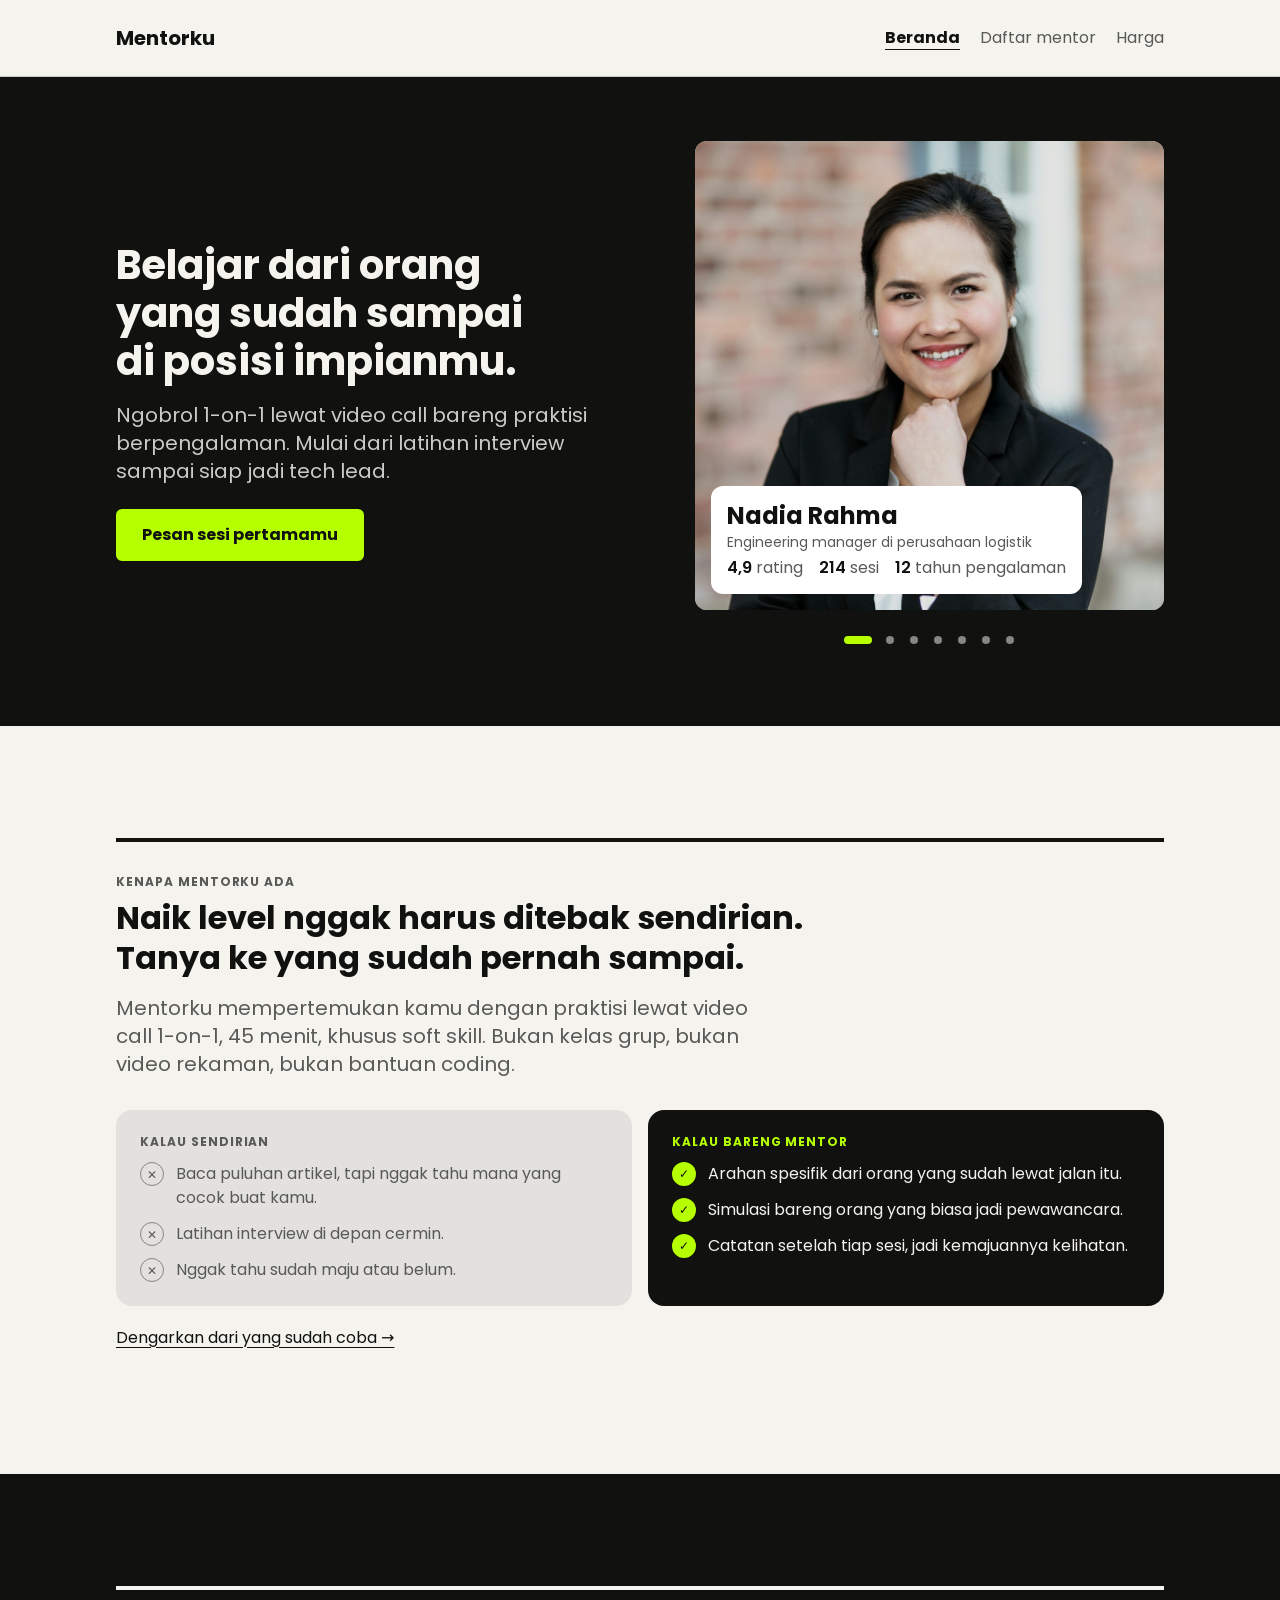
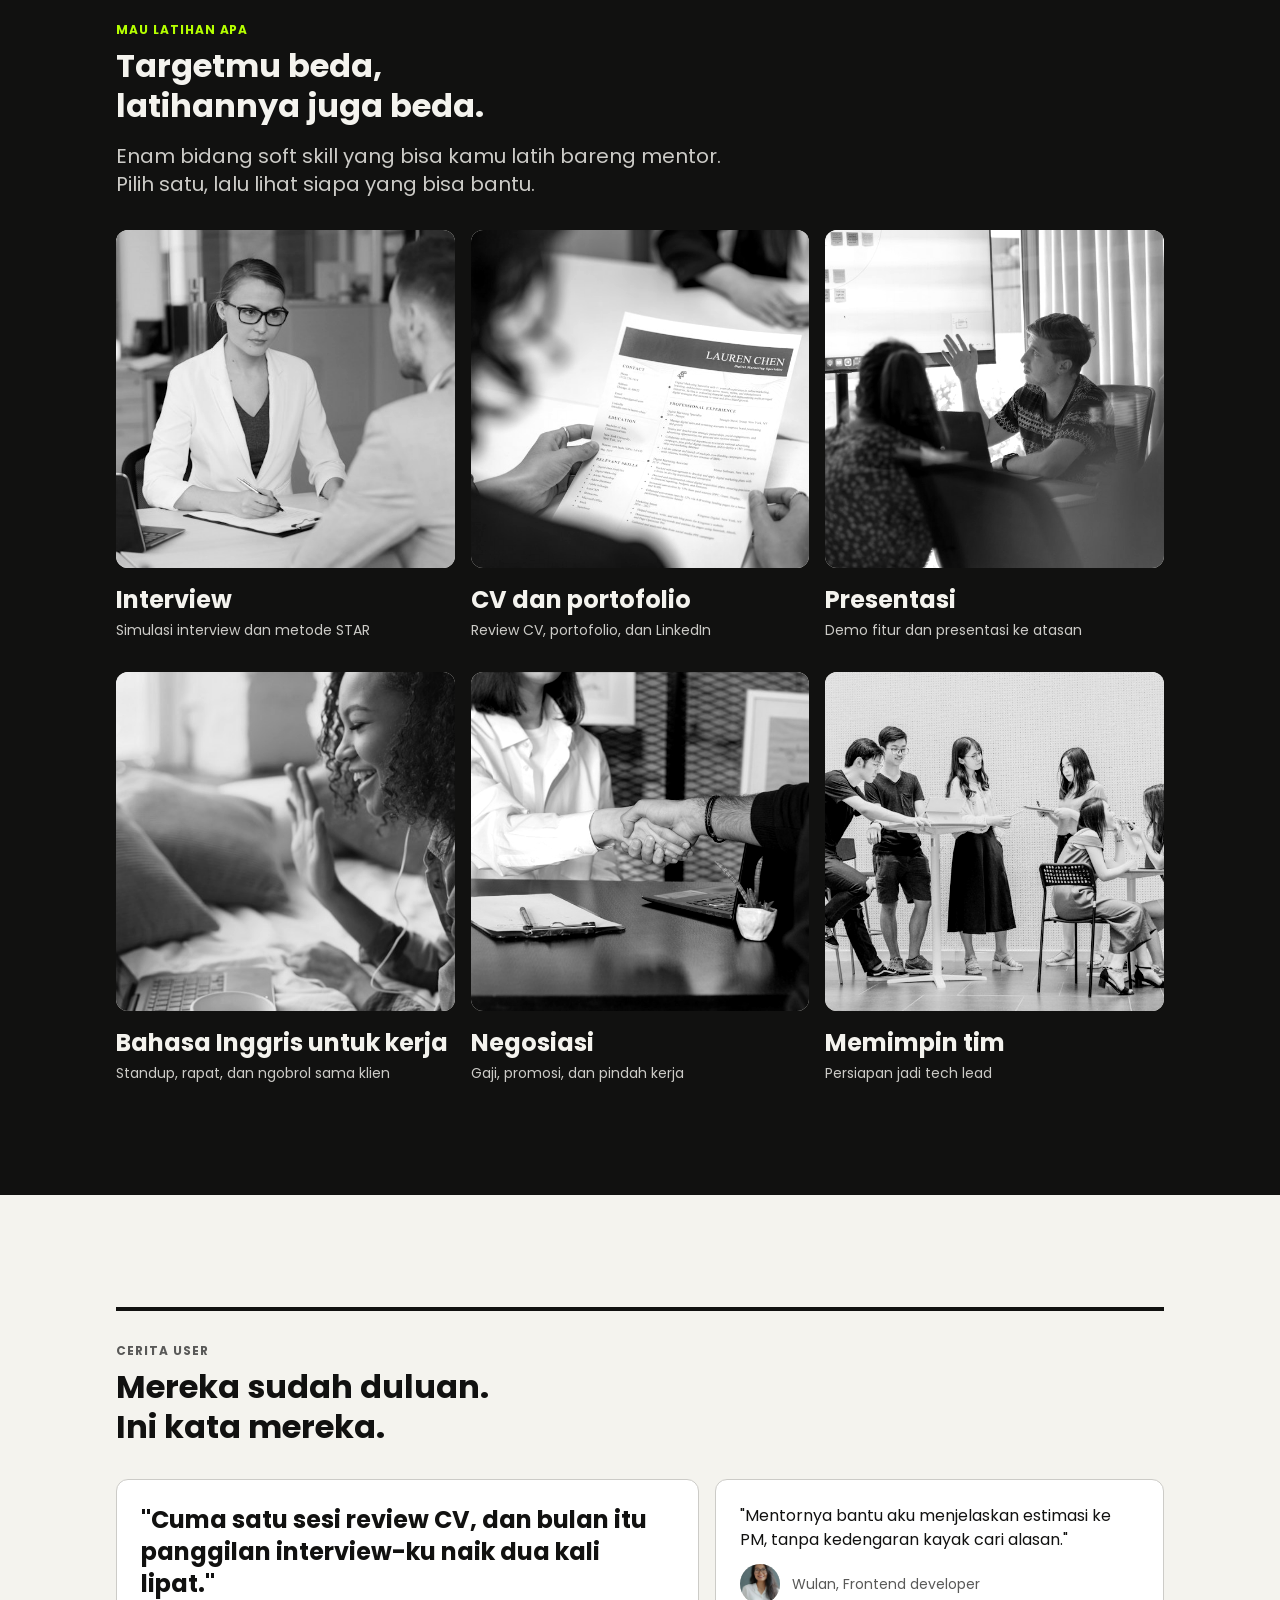
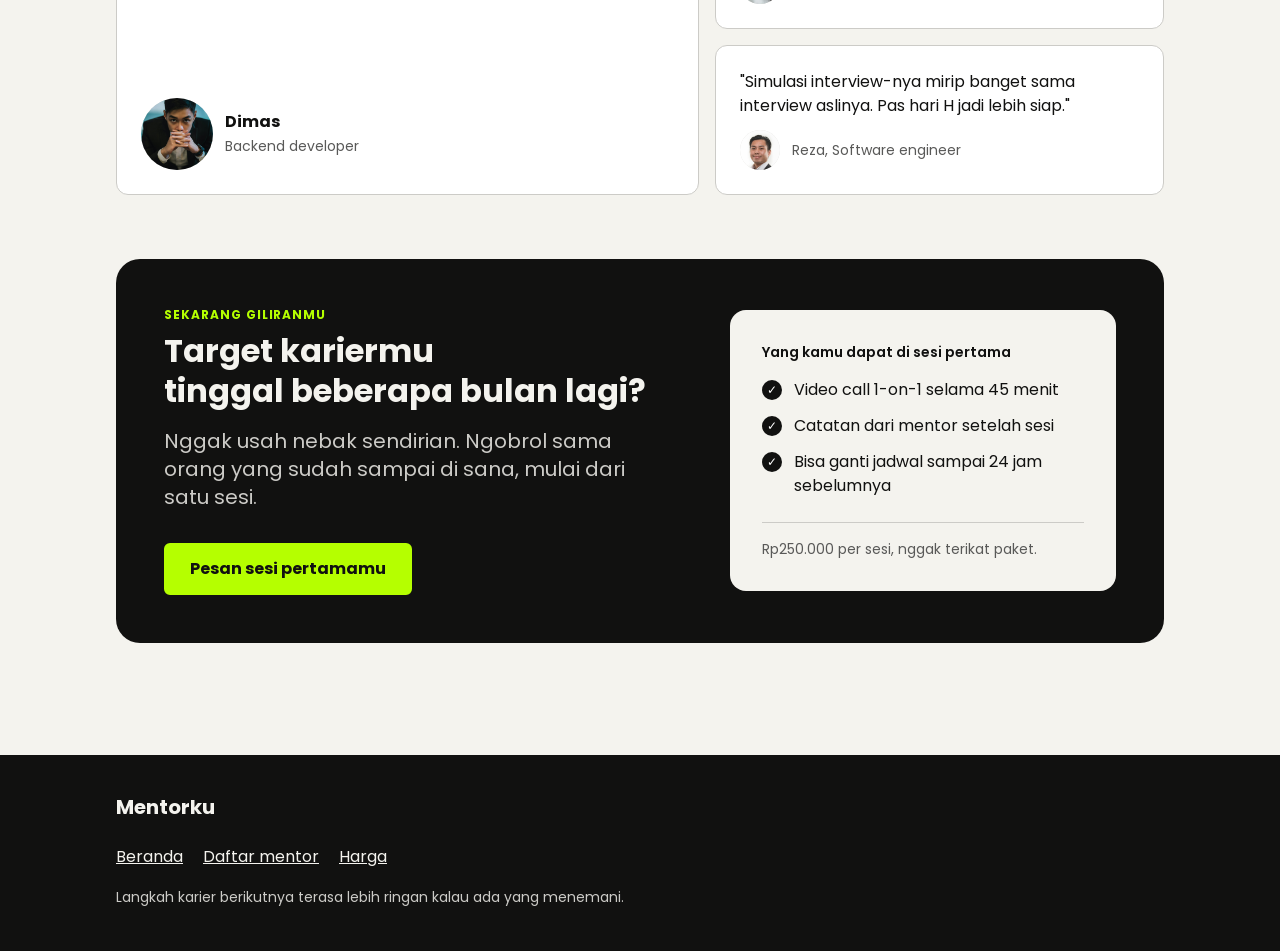
<file: website/index.html>
<!doctype html>
<html lang="id">
<head>
  <meta charset="utf-8">
  <meta name="viewport" content="width=device-width, initial-scale=1">
  <title>Mentorku: belajar dari yang sudah sampai di sana</title>
  <link rel="preconnect" href="https://fonts.googleapis.com">
  <link rel="preconnect" href="https://fonts.gstatic.com" crossorigin>
  <link rel="stylesheet" href="https://fonts.googleapis.com/css2?family=Poppins:wght@400;500;600;700&display=swap">
  <link rel="stylesheet" href="../tokens.css">
  <link rel="stylesheet" href="style.css">
</head>
<body>
  <header class="site-header">
    <div class="container">
      <a class="logo" href="index.html">Mentorku</a>
      <button type="button" class="nav-toggle" aria-expanded="false" aria-controls="nav-menu" aria-label="Buka menu">
        <span class="nav-toggle-bars" aria-hidden="true"></span>
      </button>
      <div class="nav-backdrop" hidden></div>
      <nav class="nav" id="nav-menu" aria-label="Navigasi utama">
        <button type="button" class="nav-close" aria-label="Tutup menu">✕</button>
        <ul>
          <li><a href="index.html" aria-current="page">Beranda</a></li>
          <li><a href="mentor.html">Daftar mentor</a></li>
          <li><a href="harga.html">Harga</a></li>
        </ul>
      </nav>
    </div>
  </header>

  <main>
    <!-- 1. Hero (ref. kartu foto Topmate): slogan + tombol Pesan sesi (aksi utama) di kiri;
         kartu foto besar di kanan, satu mentor per bidang bergantian lewat tombol panah, dengan rating, sesi, dan pengalaman (M1, M3) -->
    <section class="section hero" aria-labelledby="hero-title">
      <div class="container hero-grid">
        <div class="hero-text">
          <h1 id="hero-title" class="title-lines"><span>Belajar dari orang</span> <span>yang sudah sampai</span> <span>di posisi impianmu.</span></h1>
          <p class="lead">Ngobrol 1-on-1 lewat video call bareng praktisi berpengalaman. Mulai dari latihan interview sampai siap jadi tech lead.</p>
          <a class="btn hero-cta" href="../app/daftar.html">Pesan sesi pertamamu</a>
        </div>

        <div class="hero-photo">
          <!-- Geser (swipe) untuk ganti mentor; titik di bawah menandai posisi dan bisa diklik -->
          <ul class="hero-track carousel-track plain-list" id="hero-track" aria-label="Mentor pilihan, geser untuk lihat yang lain" tabindex="0">
            <li class="hero-slide" id="hero-slide-1" aria-label="1 dari 7">
              <div class="hero-frame">
                <div class="ph photo hero-photo-img" aria-hidden="true"><img src="img/mentor-nadia.jpg" alt=""></div>
                <div class="hero-photo-card">
                  <p class="hero-photo-name">Nadia Rahma</p>
                  <p class="muted">Engineering manager di perusahaan logistik</p>
                  <ul class="stats hero-stats">
                    <li><strong>4,9</strong> rating</li>
                    <li><strong>214</strong> sesi</li>
                    <li><strong>12</strong> tahun pengalaman</li>
                  </ul>
                </div>
              </div>
            </li>
            <li class="hero-slide" id="hero-slide-2" aria-label="2 dari 7">
              <div class="hero-frame">
                <div class="ph photo hero-photo-img" aria-hidden="true"><img src="img/mentor-fajar.jpg" alt="" loading="lazy"></div>
                <div class="hero-photo-card">
                  <p class="hero-photo-name">Fajar Kurniawan</p>
                  <p class="muted">Engineering manager</p>
                  <ul class="stats hero-stats">
                    <li><strong>4,9</strong> rating</li>
                    <li><strong>187</strong> sesi</li>
                    <li><strong>11</strong> tahun pengalaman</li>
                  </ul>
                </div>
              </div>
            </li>
            <li class="hero-slide" id="hero-slide-3" aria-label="3 dari 7">
              <div class="hero-frame">
                <div class="ph photo hero-photo-img" aria-hidden="true"><img src="img/mentor-bagus.jpg" alt="" loading="lazy"></div>
                <div class="hero-photo-card">
                  <p class="hero-photo-name">Bagus Setiawan</p>
                  <p class="muted">Senior backend engineer dan pembicara konferensi</p>
                  <ul class="stats hero-stats">
                    <li><strong>4,8</strong> rating</li>
                    <li><strong>132</strong> sesi</li>
                    <li><strong>9</strong> tahun pengalaman</li>
                  </ul>
                </div>
              </div>
            </li>
            <li class="hero-slide" id="hero-slide-4" aria-label="4 dari 7">
              <div class="hero-frame">
                <div class="ph photo hero-photo-img" aria-hidden="true"><img src="img/mentor-hendra.jpg" alt="" loading="lazy"></div>
                <div class="hero-photo-card">
                  <p class="hero-photo-name">Hendra Wijaya</p>
                  <p class="muted">Technical recruiter di perusahaan teknologi</p>
                  <ul class="stats hero-stats">
                    <li><strong>4,8</strong> rating</li>
                    <li><strong>176</strong> sesi</li>
                    <li><strong>8</strong> tahun pengalaman</li>
                  </ul>
                </div>
              </div>
            </li>
            <li class="hero-slide" id="hero-slide-5" aria-label="5 dari 7">
              <div class="hero-frame">
                <div class="ph photo hero-photo-img" aria-hidden="true"><img src="img/mentor-putri.jpg" alt="" loading="lazy"></div>
                <div class="hero-photo-card">
                  <p class="hero-photo-name">Putri Ayu</p>
                  <p class="muted">Talent acquisition lead di startup</p>
                  <ul class="stats hero-stats">
                    <li><strong>4,7</strong> rating</li>
                    <li><strong>158</strong> sesi</li>
                    <li><strong>7</strong> tahun pengalaman</li>
                  </ul>
                </div>
              </div>
            </li>
            <li class="hero-slide" id="hero-slide-6" aria-label="6 dari 7">
              <div class="hero-frame">
                <div class="ph photo hero-photo-img" aria-hidden="true"><img src="img/mentor-citra.jpg" alt="" loading="lazy"></div>
                <div class="hero-photo-card">
                  <p class="hero-photo-name">Citra Maharani</p>
                  <p class="muted">Product manager di perusahaan global</p>
                  <ul class="stats hero-stats">
                    <li><strong>4,6</strong> rating</li>
                    <li><strong>98</strong> sesi</li>
                    <li><strong>10</strong> tahun pengalaman</li>
                  </ul>
                </div>
              </div>
            </li>
            <li class="hero-slide" id="hero-slide-7" aria-label="7 dari 7">
              <a class="hero-all" href="mentor.html">
                <span class="hero-all-avatars" aria-hidden="true"><img src="img/mentor-nadia.jpg" alt="" loading="lazy"><img src="img/mentor-fajar.jpg" alt="" loading="lazy"><img src="img/mentor-bagus.jpg" alt="" loading="lazy"><img src="img/mentor-hendra.jpg" alt="" loading="lazy"><img src="img/mentor-putri.jpg" alt="" loading="lazy"><img src="img/mentor-citra.jpg" alt="" loading="lazy"><img src="img/mentor-laras.jpg" alt="" loading="lazy"><img src="img/mentor-yusuf.jpg" alt="" loading="lazy"></span>
                <span class="hero-all-title">Masih ada mentor lain</span>
                <span class="hero-all-text">8 mentor di 6 bidang. Cari yang paling pas sama targetmu.</span>
                <span class="hero-all-link">Lihat semua mentor <span aria-hidden="true">→</span></span>
              </a>
            </li>
          </ul>
          <div class="dots dots-dark" id="hero-dots" data-track="hero-track"><button type="button" class="dot" aria-label="Lihat Nadia Rahma" aria-current="true"></button><button type="button" class="dot" aria-label="Lihat Fajar Kurniawan"></button><button type="button" class="dot" aria-label="Lihat Bagus Setiawan"></button><button type="button" class="dot" aria-label="Lihat Hendra Wijaya"></button><button type="button" class="dot" aria-label="Lihat Putri Ayu"></button><button type="button" class="dot" aria-label="Lihat Citra Maharani"></button><button type="button" class="dot" aria-label="Lihat semua mentor"></button></div>
        </div>
      </div>
    </section>

    <!-- About: identitas Mentorku lewat manifesto dan kontras sebelum/sesudah, lalu link ke Cerita user · atas permintaan peserta -->
    <section class="section section-light about" aria-labelledby="about-title">
      <div class="container">
        <p class="about-kicker">Kenapa Mentorku ada</p>
        <h2 id="about-title" class="about-manifesto">
          <span>Naik level nggak harus ditebak sendirian.</span>
          <span>Tanya ke yang sudah pernah sampai.</span>
        </h2>
        <p class="lead about-lead">Mentorku mempertemukan kamu dengan praktisi lewat video call 1-on-1, 45 menit, khusus soft skill. Bukan kelas grup, bukan video rekaman, bukan bantuan coding.</p>

        <div class="about-contrast">
          <div class="about-col about-col-weak">
            <p class="about-label">Kalau sendirian</p>
            <ul class="plain-list">
              <li>Baca puluhan artikel, tapi nggak tahu mana yang cocok buat kamu.</li>
              <li>Latihan interview di depan cermin.</li>
              <li>Nggak tahu sudah maju atau belum.</li>
            </ul>
          </div>
          <div class="about-col about-col-strong">
            <p class="about-label">Kalau bareng mentor</p>
            <ul class="plain-list">
              <li>Arahan spesifik dari orang yang sudah lewat jalan itu.</li>
              <li>Simulasi bareng orang yang biasa jadi pewawancara.</li>
              <li>Catatan setelah tiap sesi, jadi kemajuannya kelihatan.</li>
            </ul>
          </div>
        </div>

        <!-- Link ke testimoni, menggantikan contoh perjalanan Rino (dihapus karena redundan) -->
        <a class="about-jump" href="#cerita">Dengarkan dari yang sudah coba <span aria-hidden="true">→</span></a>

      </div>
    </section>

    <!-- 2. Bidang:enam bidang dan apa yang dilatih di sesinya (ref. Categories skillex) · M1, M2 -->
    <section class="section section-dark bidang-section" aria-labelledby="bidang-title">
      <div class="container">
        <div class="section-head">
          <p class="about-kicker">Mau latihan apa</p>
          <h2 id="bidang-title" class="story-title">
            <span>Targetmu beda,</span>
            <span>latihannya juga beda.</span>
          </h2>
          <p class="lead hide-mobile">Enam bidang soft skill yang bisa kamu latih bareng mentor. Pilih satu, lalu lihat siapa yang bisa bantu.</p>
        </div>
        <div class="bidang-wrap">
          <ul class="bidang-list plain-list" id="bidang-list">
          <li>
            <a class="bidang-tile" href="mentor.html?bidang=Interview">
              <div class="ph photo photo-scene bidang-img" aria-hidden="true"><img src="img/bidang-interview.jpg" alt="" loading="lazy"><span class="card-arrow">↗</span></div>
              <h3>Interview</h3>
              <p class="muted">Simulasi interview dan metode STAR</p>
            </a>
          </li>
          <li>
            <a class="bidang-tile" href="mentor.html?bidang=CV%20dan%20portofolio">
              <div class="ph photo photo-scene bidang-img" aria-hidden="true"><img src="img/bidang-cv.jpg" alt="" loading="lazy"><span class="card-arrow">↗</span></div>
              <h3>CV dan portofolio</h3>
              <p class="muted">Review CV, portofolio, dan LinkedIn</p>
            </a>
          </li>
          <li>
            <a class="bidang-tile" href="mentor.html?bidang=Presentasi">
              <div class="ph photo photo-scene bidang-img" aria-hidden="true"><img src="img/bidang-presentasi.jpg" alt="" loading="lazy"><span class="card-arrow">↗</span></div>
              <h3>Presentasi</h3>
              <p class="muted">Demo fitur dan presentasi ke atasan</p>
            </a>
          </li>
          <li>
            <a class="bidang-tile" href="mentor.html?bidang=Bahasa%20Inggris%20untuk%20kerja">
              <div class="ph photo photo-scene bidang-img" aria-hidden="true"><img src="img/bidang-inggris.jpg" alt="" loading="lazy"><span class="card-arrow">↗</span></div>
              <h3>Bahasa Inggris untuk kerja</h3>
              <p class="muted">Standup, rapat, dan ngobrol sama klien</p>
            </a>
          </li>
          <li>
            <a class="bidang-tile" href="mentor.html?bidang=Negosiasi">
              <div class="ph photo photo-scene bidang-img" aria-hidden="true"><img src="img/bidang-negosiasi.jpg" alt="" loading="lazy"><span class="card-arrow">↗</span></div>
              <h3>Negosiasi</h3>
              <p class="muted">Gaji, promosi, dan pindah kerja</p>
            </a>
          </li>
          <li>
            <a class="bidang-tile" href="mentor.html?bidang=Memimpin%20tim">
              <div class="ph photo photo-scene bidang-img" aria-hidden="true"><img src="img/bidang-tim.jpg" alt="" loading="lazy"><span class="card-arrow">↗</span></div>
              <h3>Memimpin tim</h3>
              <p class="muted">Persiapan jadi tech lead</p>
            </a>
          </li>
        </ul>
          <!-- Hanya di HP: kartu digeser (swipe), titik menandai posisi -->
          <div class="dots dots-dark bidang-dots" id="bidang-dots" data-track="bidang-list"><button type="button" class="dot" aria-label="Lihat bidang Interview" aria-current="true"></button><button type="button" class="dot" aria-label="Lihat bidang CV dan portofolio"></button><button type="button" class="dot" aria-label="Lihat bidang Presentasi"></button><button type="button" class="dot" aria-label="Lihat bidang Bahasa Inggris untuk kerja"></button><button type="button" class="dot" aria-label="Lihat bidang Negosiasi"></button><button type="button" class="dot" aria-label="Lihat bidang Memimpin tim"></button></div>
        </div>
      </div>
    </section>

    <!-- 3. Cerita User: testimoni user Mentorku · M3. Satu kutipan besar sebagai sorotan, dua lainnya di sampingnya -->
    <section class="section section-light" id="cerita" aria-labelledby="cerita-title">
      <div class="container">
        <div class="section-head">
          <p class="about-kicker">Cerita user</p>
          <h2 id="cerita-title" class="story-title">
            <span>Mereka sudah duluan.</span>
            <span>Ini kata mereka.</span>
          </h2>
        </div>

        <div class="quote-layout">
          <figure class="quote quote-feature">
            <blockquote>
              <p>"Cuma satu sesi review CV, dan bulan itu panggilan interview-ku naik dua kali lipat."</p>
            </blockquote>
            <figcaption class="quote-by"><div class="ph photo ph-avatar" aria-hidden="true"><img src="img/user-dimas.jpg" alt="" loading="lazy"></div><span><strong>Dimas</strong><br><span class="muted">Backend developer</span></span></figcaption>
          </figure>
          <div class="quote-side">
            <figure class="card quote">
              <blockquote>
                <p>"Mentornya bantu aku menjelaskan estimasi ke PM, tanpa kedengaran kayak cari alasan."</p>
              </blockquote>
              <figcaption class="quote-by"><div class="ph photo ph-avatar ph-avatar-sm" aria-hidden="true"><img src="img/user-wulan.jpg" alt="" loading="lazy"></div><span class="muted">Wulan, Frontend developer</span></figcaption>
            </figure>
            <figure class="card quote">
              <blockquote>
                <p>"Simulasi interview-nya mirip banget sama interview aslinya. Pas hari H jadi lebih siap."</p>
              </blockquote>
              <figcaption class="quote-by"><div class="ph photo ph-avatar ph-avatar-sm" aria-hidden="true"><img src="img/user-reza.jpg" alt="" loading="lazy"></div><span class="muted">Reza, Software engineer</span></figcaption>
            </figure>
          </div>
        </div>


        <!-- Ajakan di section yang sama dengan Cerita user (revisi peserta): kartu hitam dengan hook, ajakan, tombol Pesan sesi,
             dan benefit sesi pertama dari data/plans.json · aksi utama -->
        <div class="cta-card" aria-label="Ajakan pesan sesi pertama" role="region">
          <div class="cta-card-main">
            <p class="about-kicker">Sekarang giliranmu</p>
            <h2 id="cta-title" class="story-title">
              <span>Target kariermu</span>
              <span>tinggal beberapa bulan lagi?</span>
            </h2>
            <p class="cta-card-short">Siap ngobrol sama mentor pertamamu? Mulai dari satu sesi aja.</p>
            <p class="lead">Nggak usah nebak sendirian. Ngobrol sama orang yang sudah sampai di sana, mulai dari satu sesi.</p>
            <a class="btn" href="../app/daftar.html">Pesan sesi pertamamu</a>
          </div>
          <div class="cta-card-side">
            <p class="cta-card-label">Yang kamu dapat di sesi pertama</p>
            <ul class="check-list cta-benefits plain-list">
              <li>Video call 1-on-1 selama 45 menit</li>
              <li>Catatan dari mentor setelah sesi</li>
              <li>Bisa ganti jadwal sampai 24 jam sebelumnya</li>
            </ul>
            <p class="cta-card-price">Rp250.000 per sesi, nggak terikat paket.</p>
          </div>
        </div>
      </div>
    </section>


  </main>

  <footer class="site-footer">
    <div class="container">
      <a class="logo" href="index.html">Mentorku</a>
      <ul>
        <li><a href="index.html">Beranda</a></li>
        <li><a href="mentor.html">Daftar mentor</a></li>
        <li><a href="harga.html">Harga</a></li>
      </ul>
      <p class="muted">Langkah karier berikutnya terasa lebih ringan kalau ada yang menemani.</p>
    </div>
  </footer>
  <script src="carousel.js"></script>
    <script src="nav.js"></script>
</body>
</html>
</file>
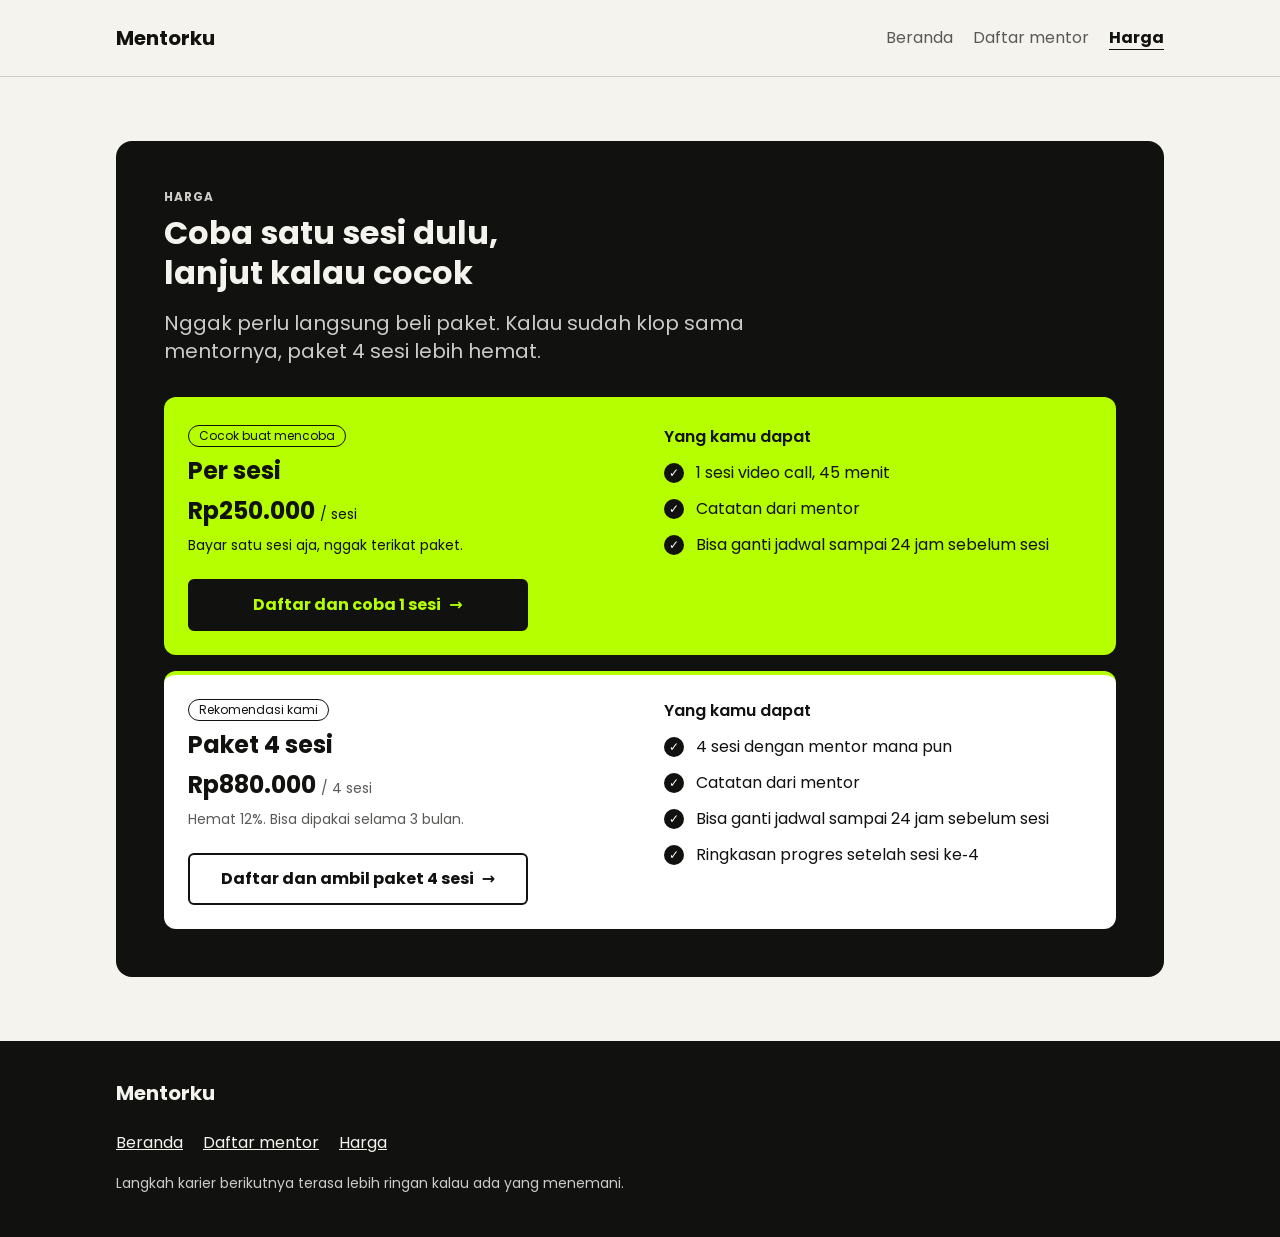
<file: website/harga.html>
<!doctype html>
<html lang="id">
<head>
  <meta charset="utf-8">
  <meta name="viewport" content="width=device-width, initial-scale=1">
  <title>Harga · Mentorku</title>
  <link rel="preconnect" href="https://fonts.googleapis.com">
  <link rel="preconnect" href="https://fonts.gstatic.com" crossorigin>
  <link rel="stylesheet" href="https://fonts.googleapis.com/css2?family=Poppins:wght@400;500;600;700&display=swap">
  <link rel="stylesheet" href="../tokens.css">
  <link rel="stylesheet" href="style.css">
</head>
<body>
  <header class="site-header">
    <div class="container">
      <a class="logo" href="index.html">Mentorku</a>
      <button type="button" class="nav-toggle" aria-expanded="false" aria-controls="nav-menu" aria-label="Buka menu">
        <span class="nav-toggle-bars" aria-hidden="true"></span>
      </button>
      <div class="nav-backdrop" hidden></div>
      <nav class="nav" id="nav-menu" aria-label="Navigasi utama">
        <button type="button" class="nav-close" aria-label="Tutup menu">✕</button>
        <ul>
          <li><a href="index.html">Beranda</a></li>
          <li><a href="mentor.html">Daftar mentor</a></li>
          <li><a href="harga.html" aria-current="page">Harga</a></li>
        </ul>
      </nav>
    </div>
  </header>

  <main>
    <!-- Harga (ref. layout pricing bertumpuk): section hitam penuh seperti Hero; section Benefit dihapus karena redundan dengan daftar di kartu; kartu mendatar, info dan tombol di kiri,
         "Yang kamu dapat" di kanan. Per sesi paling menonjol (kartu hijau), Paket 4 sesi tetap terlihat dengan label rekomendasi · M2 -->
    <section class="section pricing-section" aria-labelledby="harga-title">
      <div class="container">
        <div class="pricing-box">
          <div class="section-head">
            <p class="about-kicker">Harga</p>
            <h1 id="harga-title" class="title-lines"><span>Coba satu sesi dulu,</span> <span>lanjut kalau cocok</span></h1>
            <p class="lead">Nggak perlu langsung beli paket. Kalau sudah klop sama mentornya, paket 4 sesi lebih hemat.</p>
          </div>

          <div class="plan-stack">
            <article class="plan-row plan-row-main" aria-labelledby="plan-sesi">
              <div class="plan-row-info">
                <span class="tag plan-label">Cocok buat mencoba</span>
                <h2 id="plan-sesi" class="h3-size">Per sesi</h2>
                <p class="price">Rp250.000 <span>/ sesi</span></p>
                <p class="plan-desc">Bayar satu sesi aja, nggak terikat paket.</p>
                <a class="btn plan-cta" href="../app/daftar.html">Daftar dan coba 1 sesi <span aria-hidden="true">→</span></a>
              </div>
              <div class="plan-row-list">
                <p class="plan-list-title">Yang kamu dapat</p>
                <ul class="check-list plain-list">
                  <li>1 sesi video call, 45 menit</li>
                  <li>Catatan dari mentor</li>
                  <li>Bisa ganti jadwal sampai 24 jam sebelum sesi</li>
                </ul>
              </div>
            </article>

            <article class="plan-row" aria-labelledby="plan-paket">
              <div class="plan-row-info">
                <span class="tag plan-label">Rekomendasi kami</span>
                <h2 id="plan-paket" class="h3-size">Paket 4 sesi</h2>
                <p class="price">Rp880.000 <span>/ 4 sesi</span></p>
                <p class="plan-desc">Hemat 12%. Bisa dipakai selama 3 bulan.</p>
                <a class="btn btn-secondary plan-cta" href="../app/daftar.html?paket=paket-4">Daftar dan ambil paket 4 sesi <span aria-hidden="true">→</span></a>
              </div>
              <div class="plan-row-list">
                <p class="plan-list-title">Yang kamu dapat</p>
                <ul class="check-list plain-list">
                  <li>4 sesi dengan mentor mana pun</li>
                  <li>Catatan dari mentor</li>
                  <li>Bisa ganti jadwal sampai 24 jam sebelum sesi</li>
                  <li>Ringkasan progres setelah sesi ke&#8209;4</li>
                </ul>
              </div>
            </article>
          </div>
        </div>
      </div>
    </section>

  </main>

  <footer class="site-footer">
    <div class="container">
      <a class="logo" href="index.html">Mentorku</a>
      <ul>
        <li><a href="index.html">Beranda</a></li>
        <li><a href="mentor.html">Daftar mentor</a></li>
        <li><a href="harga.html">Harga</a></li>
      </ul>
      <p class="muted">Langkah karier berikutnya terasa lebih ringan kalau ada yang menemani.</p>
    </div>
  </footer>
  <script src="nav.js"></script>
</body>
</html>
</file>
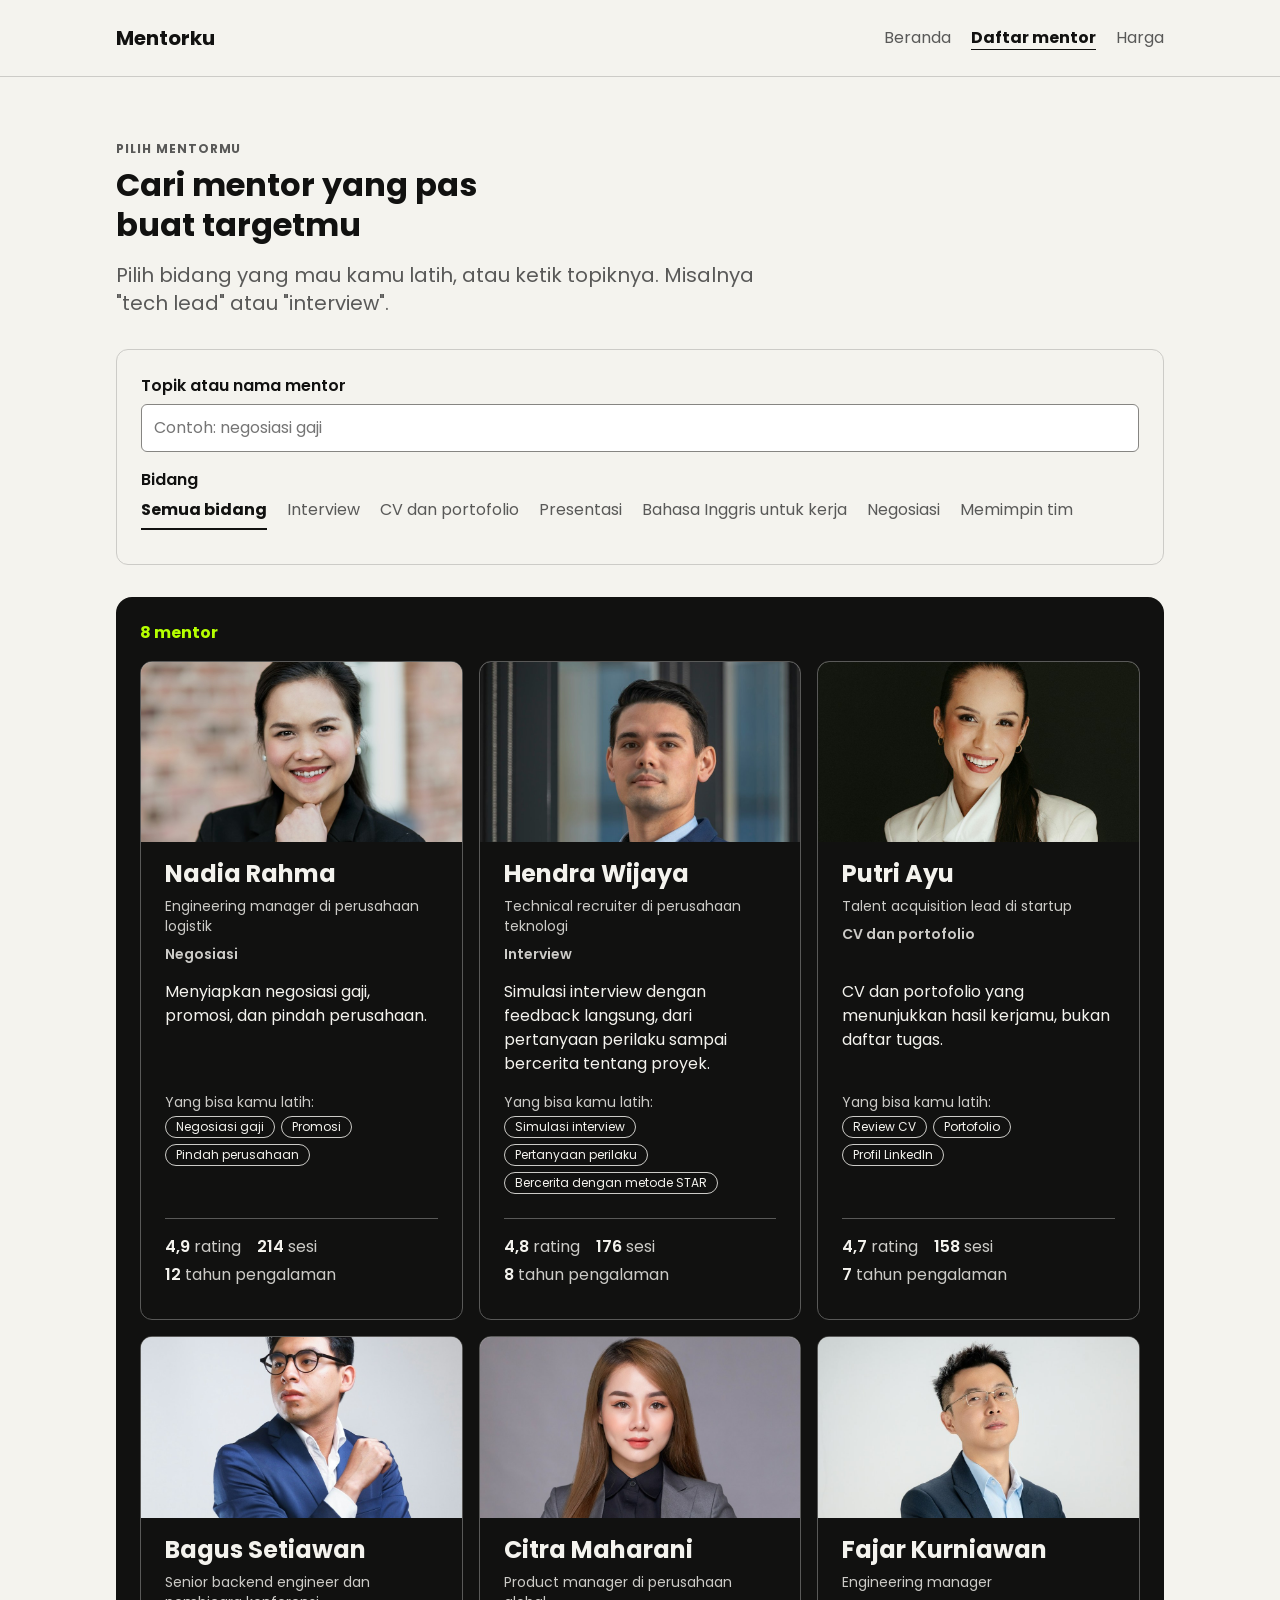
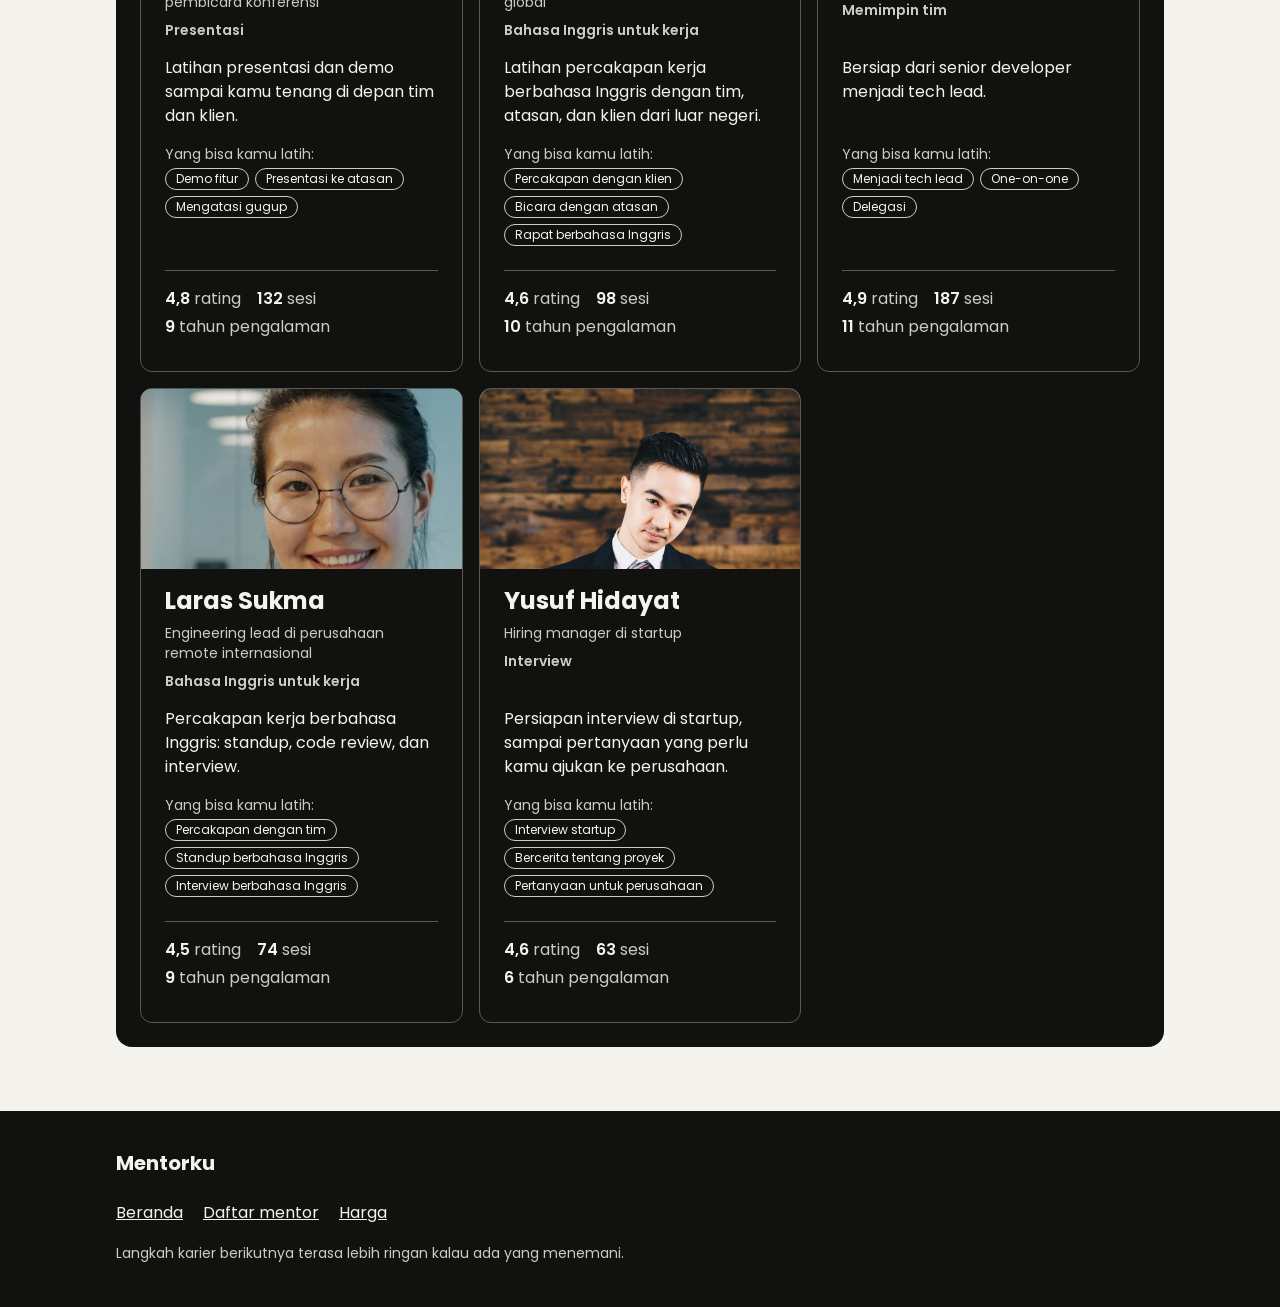
<file: website/mentor.html>
<!doctype html>
<html lang="id">
<head>
  <meta charset="utf-8">
  <meta name="viewport" content="width=device-width, initial-scale=1">
  <title>Daftar mentor · Mentorku</title>
  <link rel="preconnect" href="https://fonts.googleapis.com">
  <link rel="preconnect" href="https://fonts.gstatic.com" crossorigin>
  <link rel="stylesheet" href="https://fonts.googleapis.com/css2?family=Poppins:wght@400;500;600;700&display=swap">
  <link rel="stylesheet" href="../tokens.css">
  <link rel="stylesheet" href="style.css">
</head>
<body>
  <header class="site-header">
    <div class="container">
      <a class="logo" href="index.html">Mentorku</a>
      <button type="button" class="nav-toggle" aria-expanded="false" aria-controls="nav-menu" aria-label="Buka menu">
        <span class="nav-toggle-bars" aria-hidden="true"></span>
      </button>
      <div class="nav-backdrop" hidden></div>
      <nav class="nav" id="nav-menu" aria-label="Navigasi utama">
        <button type="button" class="nav-close" aria-label="Tutup menu">✕</button>
        <ul>
          <li><a href="index.html">Beranda</a></li>
          <li><a href="mentor.html" aria-current="page">Daftar mentor</a></li>
          <li><a href="harga.html">Harga</a></li>
        </ul>
      </nav>
    </div>
  </header>

  <main>
    <!-- 1. Pencarian mentor: kolom topik + chip bidang (ref. Categories skillex) · M1 -->
    <section class="section" aria-labelledby="cari-title">
      <div class="container">
        <div class="section-head">
          <p class="about-kicker">Pilih mentormu</p>
          <h1 id="cari-title" class="title-lines"><span>Cari mentor yang pas</span> <span>buat targetmu</span></h1>
          <p class="lead">Pilih bidang yang mau kamu latih, atau ketik topiknya. Misalnya "tech lead" atau "interview".</p>
        </div>

        <form class="search" role="search" id="search-form">
          <div class="field">
            <label for="q">Topik atau nama mentor</label>
            <input id="q" name="q" type="search" placeholder="Contoh: negosiasi gaji" autocomplete="off">
          </div>
          <fieldset class="chips">
            <legend>Bidang</legend>
            <label class="chip"><input type="radio" name="bidang" value="" checked><span>Semua bidang</span></label>
            <label class="chip"><input type="radio" name="bidang" value="Interview"><span>Interview</span></label>
            <label class="chip"><input type="radio" name="bidang" value="CV dan portofolio"><span>CV dan portofolio</span></label>
            <label class="chip"><input type="radio" name="bidang" value="Presentasi"><span>Presentasi</span></label>
            <label class="chip"><input type="radio" name="bidang" value="Bahasa Inggris untuk kerja"><span>Bahasa Inggris untuk kerja</span></label>
            <label class="chip"><input type="radio" name="bidang" value="Negosiasi"><span>Negosiasi</span></label>
            <label class="chip"><input type="radio" name="bidang" value="Memimpin tim"><span>Memimpin tim</span></label>
          </fieldset>
        </form>

        <!-- 2. List mentor: semua mentor beserta detailnya dan tombol Pesan sesi · M1, M3 -->
        <div class="mentor-wrap">
          <h2 class="result-count" id="result-count" aria-live="polite">8 mentor</h2>
          <ul class="grid grid-2 plain-list" id="mentor-list" aria-labelledby="result-count"></ul>
        </div>
        <div class="empty" id="empty" hidden>
          <p><strong>Belum ada mentor yang cocok dengan pencarianmu.</strong></p>
          <p class="muted">Coba kata lain, atau pilih "Semua bidang".</p>
          <button type="button" class="btn btn-secondary" id="reset">Lihat semua mentor</button>
        </div>
      </div>
    </section>
  </main>

  <footer class="site-footer">
    <div class="container">
      <a class="logo" href="index.html">Mentorku</a>
      <ul>
        <li><a href="index.html">Beranda</a></li>
        <li><a href="mentor.html">Daftar mentor</a></li>
        <li><a href="harga.html">Harga</a></li>
      </ul>
      <p class="muted">Langkah karier berikutnya terasa lebih ringan kalau ada yang menemani.</p>
    </div>
  </footer>

  <script src="mentor.js"></script>
  <script src="nav.js"></script>
</body>
</html>
</file>
<file: tokens.css>
/* Design token kedua project (website/ dan app/).
   Kosong sampai pekan 4. Di pekan 4, pindahkan warna, ukuran, spacing, dan radius
   yang dipakai berulang ke sini, lalu pakai lewat var(--nama-token). */

:root {
}
</file>
<file: website/style.css>
/* Wireframe Mentorku (pekan 2).
   Aturan mode wireframe: grayscale, satu font sistem, gambar sebagai kotak abu-abu,
   tanpa bayangan, gradien, dan animasi. Nilai pindah ke tokens.css di pekan 4. */

*,
*::before,
*::after {
  box-sizing: border-box;
}

body {
  margin: 0;
  font-family: "Poppins", system-ui, sans-serif;
  font-size: 16px;
  line-height: 1.5;
  color: #111110;
  background: #FFFFFF;
}

img {
  max-width: 100%;
}

a {
  color: inherit;
}

:focus-visible {
  outline: 3px solid #111110;
  outline-offset: 2px;
}

.container {
  max-width: 1080px;
  margin: 0 auto;
  padding: 0 16px;
}

h1,
h2,
h3 {
  margin: 0 0 12px;
  line-height: 1.2;
  /* Baris judul dipotong seimbang, supaya nggak ada satu kata yatim di baris terakhir */
  text-wrap: balance;
}

/* Satu skala judul untuk semua halaman website:
   h1 = judul halaman, h2 = judul section, h3 = judul kartu.
   Semua judul huruf biasa; hanya label kecil di atas judul yang kapital. */
h1 {
  font-size: 48px;
  line-height: 1.15;
}

h2 {
  font-size: 32px;
}

h3,
.h3-size {
  font-size: 20px;
}

@media (max-width: 719px) {
  h1 {
    font-size: 36px;
  }

  h2 {
    font-size: 24px;
  }

  h3,
  .h3-size {
    font-size: 18px;
  }
}

p {
  margin: 0 0 12px;
}

.lead {
  font-size: 18px;
  color: #595958;
}

.muted {
  color: #595958;
  font-size: 14px;
}

/* Header dan footer */

.site-header {
  border-bottom: 1px solid #CCCBC7;
}

.site-header .container {
  display: flex;
  flex-wrap: wrap;
  align-items: center;
  justify-content: space-between;
  gap: 8px 24px;
  padding-top: 16px;
  padding-bottom: 16px;
}

.logo {
  font-weight: 700;
  font-size: 20px;
  text-decoration: none;
}

.nav ul {
  display: flex;
  flex-wrap: wrap;
  gap: 4px 20px;
  margin: 0;
  padding: 0;
  list-style: none;
}

.nav a {
  display: inline-block;
  padding: 10px 0;
  text-decoration: none;
  color: #595958;
}

.nav a[aria-current="page"] {
  color: #111110;
  font-weight: 700;
  text-decoration: underline;
  text-underline-offset: 6px;
}

.site-footer {
  margin-top: 64px;
  border-top: 1px solid #CCCBC7;
  padding: 32px 0;
}

.site-footer .container {
  display: grid;
  gap: 12px;
}

.site-footer ul {
  display: flex;
  flex-wrap: wrap;
  gap: 4px 20px;
  margin: 0;
  padding: 0;
  list-style: none;
}

.site-footer a {
  display: inline-block;
  padding: 6px 0;
  color: #595958;
}

/* Section */

.section {
  padding: 56px 0;
}

.section + .section {
  border-top: 1px solid #CCCBC7;
}

.section-head {
  max-width: 640px;
  margin-bottom: 28px;
}

/* Placeholder gambar */

.ph {
  display: flex;
  align-items: center;
  justify-content: center;
  background: #CCCBC7;
  color: #595958;
  font-size: 13px;
  text-align: center;
  padding: 8px;
}

.ph-avatar {
  width: 72px;
  height: 72px;
  border-radius: 50%;
  flex-shrink: 0;
}

.ph-avatar-lg {
  width: 96px;
  height: 96px;
}

/* Tombol */

.btn {
  display: inline-flex;
  align-items: center;
  justify-content: center;
  min-height: 48px;
  padding: 12px 24px;
  border: 2px solid #111110;
  border-radius: 6px;
  background: #111110;
  color: #FFFFFF;
  font: inherit;
  font-weight: 700;
  text-decoration: none;
  cursor: pointer;
}

.btn-secondary {
  background: #FFFFFF;
  color: #111110;
}

.btn-text {
  min-height: 44px;
  padding: 8px 0;
  border: 0;
  background: none;
  font: inherit;
  text-decoration: underline;
  cursor: pointer;
}

/* Kartu */

.card {
  border: 1px solid #CCCBC7;
  border-radius: 8px;
  padding: 20px;
  background: #FFFFFF;
}

.grid {
  display: grid;
  gap: 16px;
}

@media (min-width: 720px) {
  .grid-2 {
    grid-template-columns: repeat(2, 1fr);
  }

  .grid-3 {
    grid-template-columns: repeat(3, 1fr);
  }
}

.tag {
  display: inline-block;
  padding: 2px 10px;
  border: 1px solid #595958;
  border-radius: 999px;
  font-size: 13px;
  color: #595958;
}

.tags {
  display: flex;
  flex-wrap: wrap;
  gap: 6px;
  margin: 0;
  padding: 0;
  list-style: none;
}

.stats {
  display: flex;
  flex-wrap: wrap;
  gap: 4px 16px;
  margin: 0;
  padding: 0;
  list-style: none;
  font-size: 14px;
  color: #595958;
}

.stats strong {
  color: #111110;
}

/* Beranda: hero */

.hero .container {
  display: grid;
  gap: 32px;
  align-items: center;
}

@media (min-width: 860px) {
  .hero .container {
    grid-template-columns: 1.1fr 1fr;
  }
}

.hero h1 {
  max-width: 14ch;
}

.hero-mentors {
  display: grid;
  gap: 12px;
  margin: 0;
  padding: 0;
  list-style: none;
}

.hero-mentor {
  display: flex;
  align-items: center;
  gap: 16px;
  border: 1px solid #CCCBC7;
  border-radius: 8px;
  padding: 12px 16px;
}

.hero-mentor p {
  margin: 0;
}

/* Beranda: list mentor */

.mentor-card {
  display: grid;
  gap: 12px;
  align-content: start;
}

.mentor-card-top {
  display: flex;
  align-items: center;
  gap: 16px;
}

.mentor-card-top p {
  margin: 0;
}

/* Beranda: cerita user */

.quote p {
  font-size: 17px;
}

.quote footer {
  font-size: 14px;
  color: #595958;
}

/* Ajakan */

.cta {
  text-align: center;
}

.cta .section-head {
  margin-left: auto;
  margin-right: auto;
}

/* Daftar mentor: pencarian */

.search {
  display: grid;
  gap: 16px;
  border: 1px solid #CCCBC7;
  border-radius: 8px;
  padding: 20px;
}

@media (min-width: 720px) {
  .search {
    grid-template-columns: 2fr 1fr;
    align-items: end;
  }
}

.field label {
  display: block;
  margin-bottom: 6px;
  font-weight: 600;
}

.field input,
.field select {
  width: 100%;
  min-height: 48px;
  padding: 10px 12px;
  border: 1px solid #595958;
  border-radius: 6px;
  font: inherit;
  background: #FFFFFF;
  color: #111110;
}

.result-count {
  margin: 24px 0 16px;
  font-weight: 600;
}

.empty {
  border: 1px dashed #595958;
  border-radius: 8px;
  padding: 32px 20px;
  text-align: center;
}

/* Daftar mentor: popup detail */

dialog {
  width: min(560px, calc(100% - 32px));
  max-height: calc(100% - 32px);
  padding: 0;
  border: 2px solid #111110;
  border-radius: 8px;
}

dialog::backdrop {
  background: rgba(0, 0, 0, 0.5);
}

.dialog-body {
  display: grid;
  gap: 16px;
  padding: 24px;
}

.dialog-head {
  display: flex;
  gap: 16px;
  align-items: center;
}

.dialog-head p {
  margin: 0;
}

.dialog-close {
  justify-self: end;
  margin: -8px -8px 0 0;
  min-width: 44px;
  min-height: 44px;
  border: 1px solid #595958;
  border-radius: 6px;
  background: #FFFFFF;
  font: inherit;
  cursor: pointer;
}

.detail-stats {
  display: grid;
  grid-template-columns: repeat(3, 1fr);
  gap: 8px;
  margin: 0;
}

.detail-stats div {
  border: 1px solid #CCCBC7;
  border-radius: 6px;
  padding: 10px;
  text-align: center;
}

.detail-stats dt {
  font-size: 13px;
  color: #595958;
}

.detail-stats dd {
  margin: 0;
  font-size: 20px;
  font-weight: 700;
}

/* Harga */

.benefits {
  display: grid;
  gap: 16px;
  margin: 0;
  padding: 0;
  list-style: none;
}

@media (min-width: 720px) {
  .benefits {
    grid-template-columns: repeat(2, 1fr);
  }
}

@media (min-width: 960px) {
  .benefits {
    grid-template-columns: repeat(4, 1fr);
  }
}

.benefit .ph {
  width: 48px;
  height: 48px;
  margin-bottom: 12px;
  font-size: 11px;
}

.plans {
  display: grid;
  gap: 16px;
  align-items: start;
}

@media (min-width: 760px) {
  .plans {
    grid-template-columns: 1.15fr 1fr;
  }
}

.plan {
  display: grid;
  gap: 12px;
}

.plan-main {
  border: 3px solid #111110;
  padding: 28px;
}

.plan-label {
  justify-self: start;
}

.plan-label-strong {
  background: #111110;
  border-color: #111110;
  color: #FFFFFF;
}

.price {
  margin: 0;
  font-size: 36px;
  font-weight: 700;
  line-height: 1.1;
}

.plan:not(.plan-main) .price {
  font-size: 28px;
}

.price span {
  font-size: 16px;
  font-weight: 400;
  color: #595958;
}

.plan ul {
  margin: 0;
  padding-left: 20px;
}

.plan li + li {
  margin-top: 4px;
}

@media (max-width: 480px) {
  .section {
    padding: 40px 0;
  }

  .btn {
    width: 100%;
  }
}

.plain-list {
  margin: 0;
  padding: 0;
  list-style: none;
}

.quote,
.quote blockquote {
  margin: 0;
}

.mentor-card .tag {
  justify-self: start;
}

.ph-avatar-sm {
  width: 40px;
  height: 40px;
  font-size: 11px;
}

.quote-by {
  display: flex;
  align-items: center;
  gap: 12px;
}

.cta-card {
  display: grid;
  justify-items: center;
  gap: 4px;
  max-width: 720px;
  margin: 0 auto;
  padding: 40px 24px;
  border: 2px solid #111110;
  text-align: center;
}

.cta-card .lead {
  max-width: 520px;
  margin-bottom: 20px;
}

.mentor-card > .btn {
  align-self: end;
  margin-top: 4px;
}

.mentor-card .tags {
  margin-top: -4px;
}

/* Harga: kedua kartu harga sama ukuran, persegi panjang tegak dengan sudut rounded */

.plans {
  max-width: 760px;
  margin: 0 auto;
  align-items: stretch;
}

@media (min-width: 640px) {
  .plans {
    grid-template-columns: repeat(2, 1fr);
  }
}

.plan,
.plan-main {
  min-height: 460px;
  padding: 28px;
  border-radius: 16px;
  align-content: start;
}

.plan:not(.plan-main) {
  border: 3px solid #CCCBC7;
}

.plan:not(.plan-main) .price {
  font-size: 36px;
}

.section-head-center {
  margin-left: auto;
  margin-right: auto;
  text-align: center;
}

.tag-under-name {
  margin: -6px 0 6px;
}

/* Beranda, List Mentor: nama, bidang, dan jabatan jadi satu kelompok rapat (proximity),
   statistik diberi jarak lebih lebar supaya terbaca sebagai kelompok terpisah */

.mentor-card-top > div:has(.tag-under-name) {
  display: grid;
  gap: 2px;
}

.mentor-card-top > div:has(.tag-under-name) h3 {
  margin: 0;
}

.tag-under-name {
  justify-self: start;
  margin: 0;
  padding: 0;
  border: 0;
  border-radius: 0;
  font-size: 14px;
  font-weight: 600;
  color: #595958;
}

.mentor-card:has(.tag-under-name) .stats {
  margin-top: 8px;
  padding-top: 12px;
  border-top: 1px solid #CCCBC7;
}

.mentor-card:has(.tag-under-name) {
  align-content: space-between;
}

/* Beranda, List Mentor: jabatan diberi jarak dari nama + bidang */

.mentor-card-top > div:has(.tag-under-name) .muted {
  margin-top: 8px;
}

/* Statistik rata kiri-kanan, angka di atas dan keterangannya di bawah */

.stats-spread {
  display: flex;
  justify-content: space-between;
  gap: 8px;
}

.stats-spread li {
  display: grid;
  gap: 2px;
}

.stats-spread li:nth-child(2) {
  text-align: center;
}

.stats-spread li:last-child {
  text-align: right;
}

.stats-spread strong {
  font-size: 20px;
  line-height: 1.2;
}

.stats-spread span {
  font-size: 13px;
  color: #595958;
}

.stats-spread {
  flex-wrap: nowrap;
}

.stats-spread li {
  min-width: 0;
}

/* Statistik kembali satu baris per angka, tetap rata kiri-kanan */

.stats-spread li {
  display: block;
  white-space: nowrap;
}

.stats-spread strong {
  font-size: inherit;
  line-height: inherit;
}

/* Harga, Benefit: ikon, judul, dan isi sejajar antar kartu (subgrid) */

.benefits .benefit {
  display: grid;
  grid-row: span 3;
  grid-template-rows: subgrid;
  row-gap: 0;
  align-content: start;
}

.benefits .benefit .ph {
  margin-bottom: 12px;
}

.benefits .benefit h2 {
  align-self: start;
}

.benefits .benefit p {
  margin: 0;
}

/* Urutan: nama, jabatan, lalu bidang di bawah jabatan */

.mentor-card-top > div:has(.tag-under-name) .muted {
  margin-top: 0;
}

.mentor-card-top > div:has(.tag-under-name) .tag-under-name {
  margin-top: 6px;
}

/* ===== Daftar mentor: kartu mentor =====
   1 kolom di HP, 2 di tablet, 3 di desktop.
   Kartu tegak: foto persegi panjang penuh di atas.
   Isi kartu sejajar antar kartu dalam satu baris lewat subgrid:
   baris 1 identitas, 2 deskripsi, 3 topik, 4 statistik, 5 tombol.
   Hierarki: nama paling kuat, lalu jabatan + bidang, deskripsi, topik, statistik, tombol.
   Proximity: rapat di dalam kelompok, longgar antarkelompok. */

#mentor-list {
  grid-template-columns: 1fr;
  row-gap: 16px;
}

@media (min-width: 720px) {
  #mentor-list {
    grid-template-columns: repeat(2, 1fr);
  }
}

@media (min-width: 1000px) {
  #mentor-list {
    grid-template-columns: repeat(3, 1fr);
  }
}

#mentor-list .mentor-card {
  display: grid;
  grid-template-columns: 1fr;
  grid-row: span 5;
  grid-template-rows: subgrid;
  row-gap: 0;
  padding: 0 20px 20px;
  overflow: hidden;
}

/* baris 1: foto + identitas */
#mentor-list .mentor-card-top {
  display: flex;
  flex-direction: column;
  align-items: stretch;
  gap: 16px;
}

#mentor-list .ph-photo {
  aspect-ratio: 16 / 9;
  margin: 0 -20px;
}

#mentor-list .mentor-card-top > div {
  display: grid;
  gap: 2px;
}

#mentor-list .mentor-card-top h3 {
  margin: 0 0 2px;
}

#mentor-list .mentor-card-top .muted {
  margin: 0;
  font-size: 14px;
}

#mentor-list .tag-under-name {
  margin-top: 4px;
  font-size: 13px;
  color: #595958;
}

/* baris 2: deskripsi */
#mentor-list .mentor-card > p {
  margin: 16px 0 0;
  font-size: 15px;
  color: #595958;
}

/* baris 3: topik */
#mentor-list .mentor-card > div:not(.mentor-card-top) {
  display: grid;
  align-content: start;
  gap: 6px;
  margin: 12px 0 24px;
}

#mentor-list .mentor-card > div:not(.mentor-card-top) > .muted {
  margin: 0;
  font-size: 13px;
}

#mentor-list .tags .tag {
  font-size: 12px;
  color: #595958;
}

/* baris 4: statistik */
#mentor-list .stats-spread {
  flex-wrap: nowrap;
  align-self: end;
  padding-top: 12px;
  border-top: 1px solid #CCCBC7;
  font-size: 13px;
  color: #595958;
}

#mentor-list .stats-spread strong {
  font-size: 16px;
}

/* baris 5: tombol */
#mentor-list .mentor-card > .btn {
  align-self: end;
  margin-top: 12px;
  width: 100%;
  text-align: center;
}

.hero-cta {
  margin-top: 12px;
}

/* Daftar mentor (2.5/2.6): kartu sebagai aksi, seperti OLX.
   Tombol hitam diganti link teks kecil; seluruh kartu bisa diklik lewat link itu. */
#mentor-list .mentor-card-clickable {
  position: relative;
  cursor: pointer;
}

#mentor-list .mentor-card-clickable:hover {
  border-color: #111110;
}

#mentor-list .mentor-card-clickable:focus-within {
  outline: 3px solid #111110;
  outline-offset: 2px;
}

#mentor-list .card-link {
  align-self: end;
  margin-top: 12px;
  padding: 10px 0;
  font-weight: 600;
  font-size: 15px;
  text-decoration: underline;
  text-underline-offset: 4px;
}

#mentor-list .card-link:focus-visible {
  outline: none;
}

#mentor-list .card-link::after {
  content: "";
  position: absolute;
  inset: 0;
}

#mentor-list .card-link {
  font-size: 14px;
}

.sr-only {
  position: absolute;
  width: 1px;
  height: 1px;
  padding: 0;
  margin: -1px;
  overflow: hidden;
  clip: rect(0 0 0 0);
  white-space: nowrap;
  border: 0;
}

/* Kartu tanpa tulisan aksi: link tak terlihat, area kliknya tetap seluruh kartu */
#mentor-list .card-link-hidden {
  margin: 0;
  padding: 0;
  height: 0;
}

/* Beranda hero: bukti kualitas di kartu mentor + jalan ke Daftar mentor */
.hero-side {
  display: grid;
  gap: 12px;
}

.hero-stats {
  margin-top: 4px;
  font-size: 13px;
  color: #595958;
}

.hero-more {
  justify-self: end;
  padding: 10px 0;
  font-weight: 600;
  text-underline-offset: 4px;
}

/* Daftar mentor: chip bidang (ref. Categories skillex) */
.chips {
  display: flex;
  flex-wrap: wrap;
  gap: 8px;
  margin: 0;
  padding: 0;
  border: 0;
  grid-column: 1 / -1;
}

.chips legend {
  margin-bottom: 6px;
  padding: 0;
  font-weight: 600;
}

.chip {
  position: relative;
}

.chip input {
  position: absolute;
  opacity: 0;
  width: 1px;
  height: 1px;
}

.chip span {
  display: inline-flex;
  align-items: center;
  min-height: 44px;
  padding: 8px 16px;
  border: 1px solid #595958;
  border-radius: 999px;
  background: #FFFFFF;
  font-size: 14px;
  cursor: pointer;
}

.chip input:checked + span {
  background: #111110;
  border-color: #111110;
  color: #FFFFFF;
  font-weight: 600;
}

.chip input:focus-visible + span {
  outline: 3px solid #111110;
  outline-offset: 2px;
}

@media (min-width: 720px) {
  .search {
    grid-template-columns: 1fr;
  }
}

/* Beranda: section Bidang (ref. Skills skillex) */
.bidang-list {
  display: grid;
  gap: 24px 32px;
}

@media (min-width: 720px) {
  .bidang-list {
    grid-template-columns: repeat(2, 1fr);
  }
}

@media (min-width: 1000px) {
  .bidang-list {
    grid-template-columns: repeat(3, 1fr);
  }
}

.bidang-item {
  display: flex;
  gap: 16px;
  align-items: flex-start;
}

.bidang-item h3 {
  margin-bottom: 4px;
  font-size: 17px;
}

.bidang-item p {
  margin: 0;
}

.bidang-icon {
  width: 44px;
  height: 44px;
  flex-shrink: 0;
  font-size: 11px;
}

/* Beranda, Bidang (ref. Skills): judul besar kiri, penjelasan kanan, lalu daftar bidang */
.split-head {
  display: grid;
  gap: 12px 48px;
  margin-bottom: 40px;
}

@media (min-width: 860px) {
  .split-head {
    grid-template-columns: 1fr 1fr;
    align-items: start;
  }
}

.split-head .lead {
  margin: 0;
}

.bidang-item {
  display: flex;
  gap: 16px;
  align-items: flex-start;
  height: 100%;
  padding: 16px;
  margin: -16px;
  border: 1px solid transparent;
  border-radius: 8px;
  text-decoration: none;
  color: inherit;
}

.bidang-item:hover {
  border-color: #111110;
}

.bidang-more {
  display: inline-block;
  margin-top: 8px;
  font-size: 14px;
  font-weight: 600;
  text-decoration: underline;
  text-underline-offset: 4px;
}

/* Daftar mentor, filter bidang (ref. Categories): label teks, yang aktif bergaris bawah */
.chip span {
  min-height: 44px;
  padding: 8px 4px;
  border: 0;
  border-bottom: 2px solid transparent;
  border-radius: 0;
  background: none;
  color: #595958;
}

.chip input:checked + span {
  background: none;
  color: #111110;
  border-bottom-color: #111110;
  font-weight: 700;
}

.chips {
  gap: 4px 20px;
}

/* Beranda, Bidang: setiap bidang jadi kartu yang bisa diklik, tanpa teks link */
.bidang-list {
  gap: 16px;
}

.bidang-card {
  margin: 0;
  padding: 20px;
  border: 1px solid #CCCBC7;
  border-radius: 8px;
  background: #FFFFFF;
}

.bidang-card:hover {
  border-color: #111110;
}

.bidang-list > li {
  display: flex;
}

.bidang-list > li > .bidang-card {
  flex: 1;
}

/* Beranda, Bidang: kartu gaya referensi Categories — gambar besar rounded,
   judul di bawahnya, satu baris deskripsi singkat. Tanpa garis kartu. */
.bidang-list {
  gap: 32px 24px;
}

.bidang-tile {
  display: block;
  width: 100%;
  color: inherit;
  text-decoration: none;
}

.bidang-img {
  aspect-ratio: 1 / 1;
  margin-bottom: 16px;
  border-radius: 16px;
}

.bidang-tile h3 {
  margin: 0 0 4px;
}

.bidang-tile p {
  margin: 0;
  font-size: 15px;
}

.bidang-tile:hover h3 {
  text-decoration: underline;
  text-underline-offset: 4px;
}

.bidang-tile:hover .bidang-img {
  outline: 2px solid #111110;
  outline-offset: 2px;
}

@media (max-width: 719px) {
  .bidang-list {
    grid-template-columns: repeat(2, 1fr);
    gap: 24px 12px;
  }

  .bidang-img {
    margin-bottom: 10px;
    border-radius: 12px;
    font-size: 11px;
  }

  .bidang-tile p {
    font-size: 13px;
  }
}


/* Gambar bidang: persegi panjang mendatar 4:3 */
.bidang-img {
  aspect-ratio: 4 / 3;
}

/* Gambar bidang: persegi panjang tegak 3:4 */
.bidang-img {
  aspect-ratio: 3 / 4;
}

/* Navbar HP: tombol Menu, daftar halaman muncul di bawah header saat dibuka */
.nav-toggle {
  display: none;
}

@media (max-width: 719px) {
  .site-header .container {
    flex-wrap: wrap;
  }

  .nav-toggle {
    display: inline-flex;
    align-items: center;
    gap: 8px;
    min-height: 44px;
    padding: 8px 14px;
    border: 1px solid #595958;
    border-radius: 6px;
    background: #FFFFFF;
    color: #111110;
    font: inherit;
    font-weight: 600;
    cursor: pointer;
  }

  .nav-toggle-bars,
  .nav-toggle-bars::before,
  .nav-toggle-bars::after {
    display: block;
    width: 16px;
    height: 2px;
    background: #111110;
  }

  .nav-toggle-bars {
    position: relative;
  }

  .nav-toggle-bars::before,
  .nav-toggle-bars::after {
    content: "";
    position: absolute;
    left: 0;
  }

  .nav-toggle-bars::before {
    top: -5px;
  }

  .nav-toggle-bars::after {
    top: 5px;
  }

  .nav {
    flex-basis: 100%;
  }

  .nav ul {
    display: none;
    flex-direction: column;
    gap: 0;
    padding-top: 8px;
  }

  .nav ul.is-open {
    display: flex;
  }

  .nav ul li + li {
    border-top: 1px solid #CCCBC7;
  }

  .nav a {
    display: block;
    padding: 12px 0;
  }
}

/* Navbar HP v2: tombol ikon tanpa teks dan tanpa garis, menu jadi panel overlay dari kanan.
   Mode wireframe: tanpa animasi geser; panel langsung muncul. */
.nav-close,
.nav-backdrop {
  display: none;
}

@media (max-width: 719px) {
  .nav-toggle {
    justify-content: center;
    width: 44px;
    height: 44px;
    padding: 0;
    border: 0;
    background: none;
  }

  .nav-toggle-bars,
  .nav-toggle-bars::before,
  .nav-toggle-bars::after {
    width: 22px;
  }

  .nav-toggle-bars::before {
    top: -7px;
  }

  .nav-toggle-bars::after {
    top: 7px;
  }

  .nav {
    display: none;
    position: fixed;
    top: 0;
    right: 0;
    bottom: 0;
    z-index: 20;
    width: min(300px, 80vw);
    padding: 16px 24px;
    background: #FFFFFF;
    border-left: 1px solid #CCCBC7;
    overflow-y: auto;
  }

  .nav.is-open {
    display: block;
  }

  .nav ul,
  .nav ul.is-open {
    display: flex;
    flex-direction: column;
    padding-top: 8px;
  }

  .nav-close {
    display: flex;
    align-items: center;
    justify-content: center;
    width: 44px;
    height: 44px;
    margin-left: auto;
    border: 0;
    background: none;
    font: inherit;
    font-size: 20px;
    cursor: pointer;
  }

  .nav-backdrop:not([hidden]) {
    display: block;
    position: fixed;
    inset: 0;
    z-index: 10;
    background: rgba(0, 0, 0, 0.4);
  }

  body.nav-locked {
    overflow: hidden;
  }
}

/* Daftar mentor, filter bidang di HP: satu baris yang bisa digeser, bukan empat baris bertumpuk.
   Yang tergeser hanya baris filter, halaman tetap tidak scroll ke samping. */
@media (max-width: 719px) {
  .chips {
    flex-wrap: nowrap;
    gap: 16px;
    min-width: 0;
    overflow-x: auto;
    scrollbar-width: none;
    margin-right: -20px;
    padding-right: 20px;
  }

  .chips::-webkit-scrollbar {
    display: none;
  }

  .chip {
    flex-shrink: 0;
  }

  .chip span {
    white-space: nowrap;
  }

  .search {
    min-width: 0;
    overflow: hidden;
  }
}

/* Filter bidang: rata kiri dengan label "Bidang", dan baris geser berhenti di dalam kotak pencarian */
.chip span {
  padding-left: 0;
  padding-right: 0;
}

@media (max-width: 719px) {
  .chips {
    width: 100%;
    max-width: 100%;
    margin-right: 0;
    padding-right: 0;
  }

  .search {
    overflow: visible;
  }

  .search > * {
    min-width: 0;
  }
}

/* Filter bidang: judul "Bidang" didekatkan ke label-labelnya (sama dengan jarak label "Topik" ke kolomnya).
   Area ketuk tetap 44px, teks digeser ke atas area itu. */
.chips legend {
  margin-bottom: 4px;
}

.chip span {
  align-items: flex-start;
  padding-top: 2px;
  padding-bottom: 10px;
}

/* Garis bawah label aktif menempel ke teksnya; area ketuk 44px dipindah ke label pembungkus */
.chip {
  display: inline-flex;
  align-items: flex-start;
  min-height: 44px;
}

.chip span {
  min-height: 0;
  padding: 2px 0 6px;
}

/* Harga: tombol Daftar menyatu di kartu Per sesi, menempel di dasar kartu */
.plan {
  display: flex;
  flex-direction: column;
  gap: 12px;
}

.plan .plan-label {
  align-self: flex-start;
}

.plan-cta {
  margin-top: auto;
  width: 100%;
}

/* Harga, Benefit: 2 kolom × 2 baris, kartu mendatar (ikon kiri, teks kanan).
   Baris teks lebih panjang dan deskripsi lebih gelap supaya enak dibaca. */
.benefit-grid {
  display: grid;
  gap: 16px;
}

@media (min-width: 720px) {
  .benefit-grid {
    grid-template-columns: repeat(2, 1fr);
  }
}

.benefit-row {
  display: flex;
  gap: 20px;
  align-items: flex-start;
  padding: 24px;
  border-radius: 12px;
}

.benefit-icon {
  width: 56px;
  height: 56px;
  flex-shrink: 0;
  border-radius: 12px;
  font-size: 11px;
}

.benefit-row h2 {
  margin: 0 0 6px;
}

.benefit-row p {
  margin: 0;
  font-size: 16px;
  color: #595958;
}

/* Daftar mentor: penanda kartu bisa diklik, panah ↗ di kanan atas foto */
#mentor-list .ph-photo {
  position: relative;
}

.card-arrow {
  position: absolute;
  top: 12px;
  right: 12px;
  display: flex;
  align-items: center;
  justify-content: center;
  width: 36px;
  height: 36px;
  border-radius: 50%;
  background: #FFFFFF;
  color: #111110;
  font-size: 18px;
  font-weight: 700;
  line-height: 1;
}

#mentor-list .mentor-card-clickable:hover .card-arrow {
  background: #111110;
  color: #FFFFFF;
}

/* Panah ↗ hanya di HP (tanpa hover); di desktop penandanya hover pada kartu */
@media (min-width: 720px) {
  .card-arrow {
    display: none;
  }
}

/* Hero: link Lihat semua mentor sebagai info pendukung, tidak bersaing dengan slogan dan tombol */
.hero-more {
  justify-self: end;
  padding: 10px 0;
  font-size: 14px;
  font-weight: 400;
  color: #595958;
  text-decoration: underline;
  text-underline-offset: 4px;
}

.hero-more:hover {
  color: #111110;
}

/* Hero: mentor dan link "Lihat semua mentor" dikelompokkan dalam satu region (common region).
   Satu kotak latar abu muda; mentor jadi baris di dalamnya, dipisah garis tipis. */
.hero-side {
  gap: 0;
  padding: 8px 20px 4px;
  border-radius: 12px;
  background: #CCCBC7;
}

.hero-side .hero-mentors {
  gap: 0;
}

.hero-side .hero-mentor {
  border: 0;
  border-radius: 0;
  padding: 14px 0;
  background: none;
}

.hero-side .hero-mentor + .hero-mentor {
  border-top: 1px solid #CCCBC7;
}

.hero-side .hero-mentor .ph-avatar {
  background: #CCCBC7;
}

.hero-side .hero-more {
  border-top: 1px solid #CCCBC7;
  justify-self: stretch;
  text-align: right;
  padding: 12px 0;
}

/* Beranda: kartu ajakan kecil di bawah testimoni */
.cta-strip {
  display: flex;
  flex-direction: column;
  align-items: flex-start;
  gap: 16px;
  margin-top: 24px;
  padding: 16px 20px;
  border-radius: 8px;
  background: #CCCBC7;
}

.cta-strip p {
  margin: 0;
  font-size: 16px;
  color: #595958;
}

@media (min-width: 720px) {
  .cta-strip {
    flex-direction: row;
    align-items: center;
    justify-content: space-between;
  }

  .cta-strip .btn {
    flex-shrink: 0;
  }
}

/* Beranda: About dengan manifesto, kontras, dan contoh perjalanan */
.about-kicker,
.about-label {
  margin: 0 0 12px;
  font-size: 12px;
  font-weight: 700;
  letter-spacing: 0.08em;
  text-transform: uppercase;
  color: #595958;
}

.about-manifesto {
  display: grid;
  margin: 0 0 20px;
}

.about-lead {
  max-width: 640px;
  margin-bottom: 40px;
}

.about-contrast {
  display: grid;
  gap: 16px;
  margin-bottom: 40px;
}

.about-col {
  padding: 20px;
  border: 1px dashed #595958;
  border-radius: 8px;
  color: #595958;
}

.about-col-strong {
  border: 2px solid #111110;
  color: #111110;
}

.about-col li + li {
  margin-top: 12px;
}

.about-story {
  margin: 0;
  padding-top: 24px;
  border-top: 1px solid #CCCBC7;
}

.about-steps {
  display: grid;
  gap: 20px;
}

.about-steps p {
  margin: 0;
}

.about-num {
  display: block;
  margin-bottom: 8px;
  font-size: 20px;
  font-weight: 700;
}

@media (min-width: 720px) {
  .about-contrast {
    grid-template-columns: 1fr 1fr;
  }

  .about-steps {
    grid-template-columns: repeat(3, 1fr);
  }
}

/* Beranda: satu gaya cerita untuk About, Bidang, dan Cerita user */
.kicker-num {
  margin-right: 8px;
  padding: 0 4px;
  border: 1px solid #111110;
  color: #111110;
}

.section-head .about-kicker {
  margin-bottom: 16px;
}

.story-title {
  display: grid;
}


.quote-layout {
  display: grid;
  gap: 16px;
}

.quote-feature {
  display: grid;
  align-content: space-between;
  gap: 24px;
  padding: 24px;
  border: 2px solid #111110;
  border-radius: 8px;
}

.quote-feature blockquote p {
  font-size: 20px;
  font-weight: 700;
  line-height: 1.4;
}

.quote-side {
  display: grid;
  gap: 16px;
}

@media (min-width: 720px) {
  .quote-layout {
    grid-template-columns: 1.3fr 1fr;
  }

  .quote-feature blockquote p {
    font-size: 24px;
  }
}

/* Beranda di HP: lebih ringkas supaya cerita tetap mengalir saat di-scroll */
@media (max-width: 719px) {
  .about-lead {
    font-size: 16px;
    margin-bottom: 24px;
  }

  .about-contrast {
    gap: 12px;
    margin-bottom: 32px;
  }

  .about-col {
    padding: 16px;
  }

  .about-col li + li {
    margin-top: 8px;
  }

  /* Langkah Rino: nomor di kiri, teks di kanan, bukan nomor di baris sendiri */
  .about-steps > li {
    display: grid;
    grid-template-columns: 32px 1fr;
    column-gap: 12px;
  }

  .about-steps .about-num {
    grid-row: span 2;
    margin: 0;
    font-size: 16px;
  }

  /* Gambar bidang lebih pendek supaya enam kartu nggak terlalu panjang */
  .bidang-list {
    gap: 24px 16px;
  }

  .bidang-img {
    aspect-ratio: 4 / 3;
    margin-bottom: 12px;
    border-radius: 12px;
  }

  .quote-feature {
    gap: 16px;
    padding: 20px;
  }

  .quote-feature .ph-avatar {
    width: 48px;
    height: 48px;
  }
}

/* Beranda di HP: sembunyikan bagian yang mengulang, supaya teksnya nggak menumpuk */
@media (max-width: 719px) {
  .hide-mobile {
    display: none;
  }

  .about-steps > li {
    align-items: baseline;
  }
}

/* Link ke testimoni, hanya tampil di HP */
.show-mobile {
  display: none;
}

@media (max-width: 719px) {
  .show-mobile {
    display: inline-flex;
  }

  /* Dekatkan link ke kolom kontras: satu kelompok dengan "Kalau bareng mentor" */
  .about-contrast:has(+ .about-jump),
  .about-contrast {
    margin-bottom: 8px;
  }

  .about-jump {
    display: inline-block;
    padding: 12px 0;
    min-height: 44px;
    font-size: 16px;
    font-weight: 400;
    color: #595958;
    text-underline-offset: 4px;
  }
}

/* Hero (ref. kartu foto Topmate): teks di kiri, kartu foto mentor di kanan.
   Di HP: teks dulu, lalu kartu foto. */
.hero .hero-grid {
  display: grid;
  gap: 32px;
  align-items: center;
}

@media (min-width: 860px) {
  .hero .hero-grid {
    grid-template-columns: 1.1fr 1fr;
    column-gap: 64px;
  }
}

.hero-arrow:focus-visible {
  outline: 3px solid #111110;
  outline-offset: 2px;
}

.hero-photo .hero-more {
  display: block;
  margin-top: 8px;
  text-align: right;
}

.hero-frame {
  position: relative;
}

.hero-photo-img {
  aspect-ratio: 1 / 1;
  border-radius: 16px;
  align-items: flex-start;
  padding-top: 25%;
}

/* HP: kartu foto lebih pendek supaya section berikutnya cepat terlihat */
@media (max-width: 719px) {
  .hero-photo-img {
    aspect-ratio: 4 / 3;
    padding-top: 15%;
  }
}

.hero-photo-card {
  position: absolute;
  left: 16px;
  bottom: 16px;
  max-width: calc(100% - 140px);
  padding: 14px 16px;
  border-radius: 12px;
  background: #FFFFFF;
}

.hero-photo-card p {
  margin: 0;
}

.hero-photo-name {
  font-weight: 700;
  font-size: 18px;
}

.hero-photo-nav {
  position: absolute;
  right: 16px;
  bottom: 16px;
  display: flex;
  gap: 8px;
}

.hero-arrow {
  width: 48px;
  height: 48px;
  border: 1px solid #111110;
  border-radius: 50%;
  background: #FFFFFF;
  color: #111110;
  font: inherit;
  font-size: 20px;
  cursor: pointer;
}

@media (max-width: 719px) {
  /* HP: foto lebih pendek dengan tombol panah di pojok foto; info mentor jadi teks biasa
     di bawah foto (tanpa kotak putih), selebar layar. Nama, jabatan, dan rating tetap terbaca (M3). */
  .hero-frame {
    display: grid;
    grid-template-areas:
      "img"
      "card";
    gap: 12px;
  }

  .hero-photo-img {
    grid-area: img;
    aspect-ratio: 16 / 10;
    padding-top: 0;
    align-items: center;
  }

  .hero-photo-card {
    grid-area: card;
    position: static;
    max-width: none;
    padding: 0;
    border-radius: 0;
    background: none;
  }

  .hero-photo-card .hero-stats {
    margin-top: 6px;
  }

  .hero-photo-nav {
    grid-area: img;
    position: static;
    align-self: end;
    justify-self: end;
    margin: 12px;
  }

  .hero-arrow {
    width: 44px;
    height: 44px;
  }
}

/* Judul yang dipotong per frasa: setiap span satu baris */
.title-lines span {
  display: block;
}

/* Daftar mentor: jumlah hasil pencarian sebagai info, bukan judul section besar */
.result-count {
  font-size: 18px;
  font-weight: 700;
}

/* ===== Tampilan HP (≤719px) ===== */
@media (max-width: 719px) {
  /* Daftar mentor: foto jadi kotak kecil di samping nama, bukan gambar lebar di atas.
     Kartu jauh lebih pendek, detail (ringkasan, topik, rating) tetap utuh. */
  #mentor-list .mentor-card {
    grid-row: auto;
    grid-template-rows: none;
    row-gap: 12px;
    padding: 16px;
  }

  #mentor-list .mentor-card-top {
    flex-direction: row;
    align-items: center;
    gap: 14px;
    padding-right: 40px;
  }

  #mentor-list .ph-photo {
    position: static;
    width: 72px;
    height: 72px;
    aspect-ratio: auto;
    margin: 0;
    flex-shrink: 0;
    border-radius: 12px;
    font-size: 0;
  }

  #mentor-list .card-arrow {
    top: 16px;
    right: 16px;
    width: 32px;
    height: 32px;
    border: 1px solid #CCCBC7;
    font-size: 16px;
  }

  #mentor-list .mentor-card > p {
    margin: 0;
  }

  #mentor-list .mentor-card > div:not(.mentor-card-top) {
    margin: 0;
  }

  #mentor-list .card-link-hidden {
    position: static;
  }

  /* Harga: kartu harga setinggi isinya, tanpa ruang kosong di atas tombol */
  .plan,
  .plan-main {
    min-height: 0;
    padding: 20px;
  }

  .plan-cta {
    margin-top: 8px;
  }

  /* Harga, Benefit: kartu lebih ringkas supaya harga cepat terlihat */
  .benefit-grid {
    gap: 12px;
  }

  .benefit-row {
    gap: 14px;
    padding: 16px;
  }

  .benefit-icon {
    width: 40px;
    height: 40px;
    border-radius: 10px;
    font-size: 10px;
  }

  .benefit-row p {
    font-size: 15px;
  }
}

/* About: link ke Cerita user tampil di semua ukuran layar, dekat dengan kolom kontras */
.about-contrast {
  margin-bottom: 8px;
}

.about-jump {
  display: inline-block;
  padding: 12px 0;
  min-height: 44px;
  font-size: 16px;
  color: #595958;
  text-underline-offset: 4px;
}

.about-jump:hover {
  color: #111110;
}

/* ===== Kelompok elemen: fungsi sama, tampilan sama (similarity) =====
   Ditaruh paling akhir supaya menimpa ukuran lepas di atas. */

/* 1. Kartu isi: semua kartu pakai sudut, garis, dan jarak dalam yang sama.
      Kartu biasa: garis tipis abu. Kartu yang disorot: garis tebal hitam. */
.card,
.search,
.about-col,
.quote-feature,
.benefit-row,
.plan,
.plan-main,
.empty,
#mentor-list .mentor-card {
  border-radius: 12px;
}

.card,
.search,
.about-col,
.quote-feature,
.benefit-row,
.plan,
.plan-main,
.empty {
  padding: 24px;
}

.card,
.search,
.benefit-row,
.plan:not(.plan-main),
#mentor-list .mentor-card {
  border: 1px solid #CCCBC7;
}

.about-col-strong,
.quote-feature,
.plan-main {
  border: 2px solid #111110;
}

#mentor-list .mentor-card {
  padding: 0 24px 24px;
}

#mentor-list .ph-photo {
  margin: 0 -24px;
}

.cta-strip {
  border-radius: 12px;
  padding: 16px 24px;
}

/* 2. Gambar dan foto: sudut sama di semua halaman (avatar tetap bulat) */
.hero-photo-img,
.bidang-img,
.benefit-icon {
  border-radius: 12px;
}

/* 3. Link teks pendukung: satu gaya, selalu dengan panah */
.hero-more,
.about-jump {
  display: inline-block;
  min-height: 44px;
  padding: 12px 0;
  font-size: 16px;
  font-weight: 400;
  color: #595958;
  text-decoration: underline;
  text-underline-offset: 4px;
}

.hero-more:hover,
.about-jump:hover {
  color: #111110;
}

/* 4. Angka statistik mentor (rating, sesi, pengalaman): ukuran sama di Hero dan Daftar mentor */
.stats {
  font-size: 13px;
  color: #595958;
}

.stats strong,
#mentor-list .stats-spread strong {
  font-size: 15px;
  color: #111110;
}

@media (max-width: 719px) {
  .card,
  .search,
  .about-col,
  .quote-feature,
  .benefit-row,
  .plan,
  .plan-main,
  .empty {
    padding: 16px;
  }

  #mentor-list .mentor-card {
    padding: 16px;
  }

  #mentor-list .ph-photo {
    margin: 0;
  }

  .cta-strip {
    padding: 16px;
  }
}

/* ===== Jarak antar kelompok (proximity) =====
   Skala jarak: 4, 8, 16, 24, 32, 48, 64.
   Makin dekat hubungannya, makin rapat jaraknya:
   - 4–8   : baris dalam satu info (nama–jabatan–bidang, label–judul)
   - 16    : antar bagian di dalam satu kelompok (judul–paragraf, antar kartu sejenis)
   - 24    : sebelum aksi di dalam kelompok (paragraf–tombol, isi kartu–tombol)
   - 32    : kepala section ke isinya, antar kelompok di dalam section
   - 64/48 : antar section (desktop/HP) */

/* Antar section */
.section {
  padding: 64px 0;
}

.site-footer {
  margin-top: 0;
}

/* Kepala section: label, judul, dan paragraf jadi satu kelompok; isi section 32px di bawahnya */
.about-kicker,
.section-head .about-kicker {
  margin-bottom: 8px;
}

.section-head h1,
.section-head h2,
.about-manifesto {
  margin-bottom: 16px;
}

.section-head .lead {
  margin: 0;
}

.section-head,
.about-lead {
  margin-bottom: 32px;
}

/* Hero: judul–paragraf 16, paragraf–tombol 24 */
.hero h1 {
  margin-bottom: 16px;
}

.hero .lead {
  margin: 0 0 24px;
}

.hero-cta {
  margin-top: 0;
}

/* Kartu sejenis dalam satu kelompok: jarak 16 */
.about-contrast,
.benefit-grid,
.plans,
#mentor-list,
.quote-layout,
.quote-side {
  gap: 16px;
}

/* Kartu bidang tanpa garis: jarak antar baris lebih lebar supaya judul tidak menempel ke gambar di bawahnya */
.bidang-list {
  gap: 32px 16px;
}

/* Link pendukung menempel ke kelompok yang dia lengkapi */
.about-contrast {
  margin-bottom: 8px;
}

.hero-photo .hero-more {
  margin-top: 8px;
}

/* Ajakan di bawah testimoni: kelompok terpisah, 32 dari kartu testimoni */
.cta-strip {
  margin-top: 32px;
}

/* Daftar mentor: kotak pencarian – jumlah hasil 32, jumlah hasil – kartu 16 */
.result-count {
  margin: 32px 0 16px;
}

/* Di dalam kartu mentor: identitas rapat (4), blok berbeda 16 */
#mentor-list .mentor-card-top {
  gap: 16px;
}

#mentor-list .mentor-card-top > div {
  gap: 4px;
}

#mentor-list .mentor-card > p {
  margin: 16px 0 0;
}

#mentor-list .mentor-card > div:not(.mentor-card-top) {
  gap: 8px;
  margin: 16px 0;
}

#mentor-list .stats-spread {
  padding-top: 16px;
}

/* Kartu harga: label–nama–harga rapat (8), daftar isi 16, tombol 24 */
.plan,
.plan-main {
  gap: 8px;
}

.plan ul {
  margin: 8px 0 16px;
}

/* Tombol tetap menempel di dasar kartu supaya sejajar; minimal 24 dari daftar isi (16 + 8) */
.plan-cta,
.plan .btn {
  margin-top: auto;
}

/* Kartu benefit dan testimoni: judul–teks rapat */
.benefit-row h2 {
  margin-bottom: 4px;
}

@media (max-width: 719px) {
  .section {
    padding: 48px 0;
  }

  .section-head,
  .about-lead {
    margin-bottom: 24px;
  }

  .bidang-list {
    gap: 24px 16px;
  }

  #mentor-list .mentor-card > p {
    margin: 0;
  }

  #mentor-list .mentor-card > div:not(.mentor-card-top) {
    margin: 0;
  }

  #mentor-list .mentor-card {
    row-gap: 16px;
  }
}

/* ===== Skala ukuran huruf (kelipatan 4), sama di HP dan desktop =====
   12 : label kecil dan keterangan (label di atas judul, jabatan, bidang, topik, satuan statistik)
   16 : teks isi (paragraf, daftar, tombol, link, angka statistik)
   20 : judul kartu (nama mentor, nama bidang, nama paket, judul benefit, kutipan utama)
   24 : judul section
   28 : judul halaman dan harga */

/* 28 */
h1,
.price,
.plan:not(.plan-main) .price {
  font-size: 28px;
}

/* 24 */
h2 {
  font-size: 24px;
}

/* 20 */
h3,
.h3-size,
.benefit-row h2,
.hero-photo-name,
.quote-feature blockquote p,
.logo {
  font-size: 20px;
}

/* 16 */
body,
p,
.lead,
.about-lead,
.quote p,
.cta-strip p,
.benefit-row p,
#mentor-list .mentor-card > p,
.result-count,
.chip span,
.hero-more,
.about-jump,
.price span,
.stats strong,
#mentor-list .stats-spread strong {
  font-size: 16px;
}

/* 12 */
.about-kicker,
.about-label,
.muted,
.tag,
#mentor-list .tags .tag,
.tag-under-name,
#mentor-list .tag-under-name,
#mentor-list .mentor-card-top .muted,
#mentor-list .mentor-card > div:not(.mentor-card-top) > .muted,
.stats,
.hero-stats,
#mentor-list .stats-spread,
.bidang-tile p,
.quote footer,
.ph,
.bidang-img,
.benefit-icon,
.ph-avatar-sm {
  font-size: 12px;
}

@media (max-width: 719px) {
  h1,
  .price,
  .plan:not(.plan-main) .price {
    font-size: 28px;
  }

  h2 {
    font-size: 24px;
  }

  h3,
  .h3-size,
  .benefit-row h2 {
    font-size: 20px;
  }

  .about-lead,
  .benefit-row p {
    font-size: 16px;
  }

  .bidang-tile p,
  .bidang-img,
  .benefit-icon {
    font-size: 12px;
  }
}

/* Harga: kartu harga selebar halaman dan mulai dari garis kiri judul, sama seperti kartu di halaman lain.
   Tinggi kartu mengikuti isinya, jadi tidak ada ruang kosong di atas tombol. Harga 24px (skala v2). */
.plans {
  max-width: none;
  margin: 0;
  align-items: stretch;
}

.plan,
.plan-main {
  min-height: 0;
}

/* Kedua kartu sama tinggi; tombol menempel di dasar kartu supaya sejajar */
.plan-cta,
.plan .btn {
  margin-top: auto;
}

.plan h3 {
  margin-bottom: 4px;
}

.price,
.plan:not(.plan-main) .price {
  font-size: 24px;
}

@media (max-width: 719px) {
  .price,
  .plan:not(.plan-main) .price {
    font-size: 24px;
  }
}

/* ===== Skala ukuran huruf v2: keterbacaan =====
   12 : hanya label kapital dan tag topik
   16 : teks isi dan keterangan (jabatan, deskripsi bidang, rating, catatan harga); keterangan dibedakan lewat warna abu
   20 : judul kartu dan paragraf pembuka di bawah judul
   24 : judul section
   32 : judul halaman */

h1 {
  font-size: 32px;
}

.lead,
.about-lead,
.section-head .lead,
.hero .lead {
  font-size: 20px;
}

.muted,
.tag-under-name,
#mentor-list .tag-under-name,
#mentor-list .mentor-card-top .muted,
#mentor-list .mentor-card > div:not(.mentor-card-top) > .muted,
.stats,
.hero-stats,
#mentor-list .stats-spread,
.bidang-tile p,
.quote footer {
  font-size: 16px;
}

/* tetap 12: label kapital dan tag topik */
.about-kicker,
.about-label,
.tag,
#mentor-list .tags .tag {
  font-size: 12px;
}

@media (max-width: 719px) {
  h1 {
    font-size: 32px;
  }

  .lead,
  .about-lead,
  .section-head .lead,
  .hero .lead {
    font-size: 20px;
  }

  .bidang-tile p {
    font-size: 16px;
  }
}

/* Statistik kartu mentor: boleh turun baris supaya teks 16px tidak keluar dari kartu */
#mentor-list .stats-spread {
  flex-wrap: wrap;
  justify-content: flex-start;
  gap: 4px 16px;
}

/* Harga: catatan "Hemat 12%" menempel ke harganya, jarak ke daftar isi sama dengan kartu Per sesi */
.plan .muted {
  margin: 0;
}

/* Judul: semua judul section dan judul halaman 24px; hanya judul Hero Beranda 32px */
h1 {
  font-size: 24px;
  line-height: 1.2;
}

.hero h1 {
  font-size: 32px;
}

@media (max-width: 719px) {
  h1 {
    font-size: 24px;
  }

  .hero h1 {
    font-size: 32px;
  }
}


/* ===================================================================
   HIGH FIDELITY (pekan 3): typography dan warna dari CLAUDE.md bagian 5
   Font  : Poppins
   Palet : versi kedua (latar #F4F3EE, keterangan #595958, garis input #868582,
           garis kartu #CCCBC7, placeholder #E2E1DD, sukses #2E7D32, error #C0392B)
           dengan aksen hitam #111110 dan hijau neon #B5FF00:
           hitam untuk teks, garis tombol, dan section tegas (Hero, kotak ajakan, footer);
           hijau untuk tombol utama, label pilihan utama, dan menu aktif, selalu dengan teks hitam
   =================================================================== */

body {
  background: #FFFFFF;
  color: #111110;
  font-family: "Poppins", system-ui, sans-serif;
}

/* --- Type scale (ukuran / line-height) --- */

/* Judul halaman: hanya Hero */
.hero h1 {
  font-size: 40px;
  line-height: 48px;
}

/* Judul section */
h1,
h2 {
  font-size: 32px;
  line-height: 40px;
}

/* Subjudul: judul kartu, harga, kutipan utama */
h3,
.h3-size,
.benefit-row h2,
.hero-photo-name,
.price,
.plan:not(.plan-main) .price,
.quote-feature blockquote p {
  font-size: 24px;
  line-height: 32px;
}

/* Teks pembuka */
.lead,
.about-lead,
.section-head .lead,
.hero .lead,
.logo {
  font-size: 20px;
  line-height: 28px;
}

/* Body */
body,
p,
li,
.btn,
.quote p,
.cta-strip p,
.benefit-row p,
#mentor-list .mentor-card > p,
.result-count,
.chip span,
.hero-more,
.about-jump,
.stats strong,
#mentor-list .stats-spread strong {
  font-size: 16px;
  line-height: 24px;
}

/* Teks kecil: keterangan */
.muted,
.stats,
.hero-stats,
#mentor-list .stats-spread,
.tag-under-name,
#mentor-list .tag-under-name,
#mentor-list .mentor-card-top .muted,
#mentor-list .mentor-card > div:not(.mentor-card-top) > .muted,
.bidang-tile p,
.quote footer,
.price span {
  font-size: 14px;
  line-height: 20px;
}

/* Label */
.about-kicker,
.about-label,
.tag,
#mentor-list .tags .tag,
.plan-label,
.ph,
.bidang-img,
.benefit-icon {
  font-size: 12px;
  line-height: 16px;
}

/* Judul tetap memakai line-height di atas, angka statistik tetap tebal */
.stats strong,
#mentor-list .stats-spread strong {
  font-weight: 600;
}

@media (max-width: 719px) {
  .hero h1 {
    font-size: 32px;
    line-height: 40px;
  }

  h1,
  h2 {
    font-size: 24px;
    line-height: 32px;
  }

  h3,
  .h3-size,
  .benefit-row h2,
  .hero-photo-name,
  .price,
  .plan:not(.plan-main) .price,
  .quote-feature blockquote p {
    font-size: 20px;
    line-height: 28px;
  }

  .lead,
  .about-lead,
  .section-head .lead,
  .hero .lead,
  .benefit-row p {
    font-size: 20px;
    line-height: 28px;
  }

  .benefit-row p {
    font-size: 16px;
    line-height: 24px;
  }

  .bidang-tile p {
    font-size: 14px;
    line-height: 20px;
  }
}

/* Hero: baris judul diatur per frasa, tidak dibatasi lebar karakter (Poppins lebih lebar dari font sistem) */
.hero h1 {
  max-width: none;
}


/* --- Palet: latar, dan aksen lime hanya untuk aksi utama --- */
body {
  background: #F4F3EE;
  color: #111110;
}

.site-header,
.nav {
  background: #F4F3EE;
}

/* Tombol utama: lime dengan garis dan teks #111110 (15,6:1) */
.btn {
  background: #B5FF00;
  border: 2px solid #111110;
  color: #111110;
}

.btn:hover {
  background: #111110;
  border-color: #111110;
  color: #B5FF00;
}

/* Tombol sekunder: tanpa lime, cukup garis #111110 */
.btn-secondary {
  background: #FFFFFF;
  border: 2px solid #111110;
  color: #111110;
}

.btn-secondary:hover {
  background: #CCCBC7;
  color: #111110;
}

/* Link: lime tidak terbaca sebagai teks (1,03:1), jadi link memakai warna teks dengan garis bawah */
.hero-more,
.about-jump {
  color: #111110;
  text-decoration-thickness: 1px;
}

.hero-more:hover,
.about-jump:hover {
  color: #111110;
  text-decoration-thickness: 2px;
}

/* Kartu Per sesi: pilihan utama di Harga */
.plan-main {
  border: 2px solid #111110;
}

.plan-label-strong {
  background: #B5FF00;
  border: 1px solid #111110;
  color: #111110;
}

/* Fokus keyboard memakai warna teks, karena lime tidak terlihat di atas latar */
:focus-visible,
.chip input:focus-visible + span,
.hero-arrow:focus-visible,
#mentor-list .mentor-card-clickable:focus-within {
  outline-color: #111110;
}

/* Tombol panah Hero */
.hero-arrow {
  border: 1px solid #111110;
  background: #FFFFFF;
  color: #111110;
}

.hero-arrow:hover {
  background: #B5FF00;
}

/* Kartu mentor bisa diklik */
#mentor-list .mentor-card-clickable:hover {
  border-color: #111110;
}

.card-arrow {
  border: 1px solid #111110;
  color: #111110;
}

#mentor-list .mentor-card-clickable:hover .card-arrow {
  background: #B5FF00;
  color: #111110;
}


/* --- Palet Paper Cream: variasi section --- */

/* Garis input: Warm Brown supaya kolom terlihat (5,9:1); Paper Shadow hanya untuk garis dekoratif */
input,
.field input {
  border-color: #868582;
}


/* Section tegas: latar Vinyl Black */
.hero,
.site-footer {
  background: #111110;
  color: #F4F3EE;
}

.hero h1,
.hero .lead,
.hero .hero-more,
.site-footer .logo,
.site-footer a {
  color: #F4F3EE;
}

.hero .lead,
.site-footer .muted {
  color: #CCCBC7;
}

.hero .btn,
.cta-strip .btn {
  border-color: #B5FF00;
}

.hero .btn:hover,
.cta-strip .btn:hover {
  background: #F4F3EE;
  border-color: #F4F3EE;
  color: #111110;
}

.hero .hero-more:hover,
.site-footer a:hover {
  color: #B5FF00;
}

.hero :focus-visible,
.site-footer :focus-visible,
.cta-strip :focus-visible {
  outline-color: #B5FF00;
}

.site-footer {
  border-top: 0;
}

/* Kotak ajakan di bawah testimoni: blok hitam, tombol lime */
.cta-strip {
  background: #111110;
}

.cta-strip p {
  color: #F4F3EE;
}


/* Section berwarna tidak butuh garis pemisah */
.section + .section,
.hero + .section {
  border-top: 0;
}

/* Desktop: kartu info mentor di Hero tetap putih dengan teks hitam */
.hero .hero-photo-card,
.hero .hero-photo-card .stats strong {
  color: #111110;
}

.hero .hero-photo-card .muted,
.hero .hero-photo-card .hero-stats {
  color: #595958;
}

/* HP: info mentor Hero berada di bawah foto, di atas latar hitam */
@media (max-width: 719px) {
  .hero .hero-photo-card,
  .hero .hero-photo-card .hero-stats,
  .hero .hero-photo-card .stats strong {
    color: #F4F3EE;
  }

  .hero .hero-photo-card .muted {
    color: #CCCBC7;
  }
}

/* Versi kedua: placeholder foto dan gambar lebih terang dari garis kartu */
.ph,
.bidang-img,
.benefit-icon,
.ph-avatar {
  background: #E2E1DD;
}

/* ===== Hover: semuanya hijau neon #B5FF00 =====
   Di atas latar hitam, hijau tampil sebagai warna teks (15,5:1).
   Di atas latar terang juga teks hijau neon (pilihan peserta; kontras 1,03:1, dicek di 3.5). */

/* Tombol utama: hijau jadi garis dan teks di atas hitam */
.btn:hover,
.hero .btn:hover,
.cta-strip .btn:hover {
  background: #111110;
  border-color: #B5FF00;
  color: #B5FF00;
}

/* Tombol sekunder dan tombol panah: latar hijau, teks hitam */
.btn-secondary:hover,
.hero-arrow:hover {
  background: #B5FF00;
  border-color: #111110;
  color: #111110;
}

/* Link di latar hitam: teks hijau */
.hero .hero-more:hover,
.site-footer a:hover {
  color: #B5FF00;
}

/* Link dan menu di latar terang: hanya warna teks yang berubah.
   Cek kontras 3.5: hijau neon di latar terang 1,09:1 (tidak lolos), diganti peserta ke #4F7000 (5,2:1). */
.about-jump:hover,
.nav a:hover {
  background: none;
  color: #4F7000;
}

/* Kartu mentor dan kartu bidang: penanda hijau saat di-hover */
#mentor-list .mentor-card-clickable:hover .card-arrow {
  background: #B5FF00;
  color: #111110;
}

.bidang-tile:hover h3 {
  background: none;
  color: #4F7000;
  text-decoration: none;
}

.bidang-tile:hover .bidang-img {
  outline: 2px solid #111110;
}

/* Hover: garis di latar terang memakai warna yang sama dengan hover teks di latar terang (#4F7000) */
.btn-secondary:hover,
.hero-arrow:hover,
#mentor-list .mentor-card-clickable:hover,
#mentor-list .mentor-card-clickable:hover .card-arrow {
  border-color: #4F7000;
}

.bidang-tile:hover .bidang-img {
  outline-color: #4F7000;
}

.hero-more:hover,
.site-footer a:hover {
  text-decoration-color: #B5FF00;
}

.about-jump:hover {
  text-decoration-color: #4F7000;
}

/* Cerita user: layout tetap (satu testimoni besar, dua di samping), warna kartu besar disamakan dengan kartu Wulan */
.quote-feature {
  background: #FFFFFF;
  border: 1px solid #CCCBC7;
}

/* About: kedua kolom kontras memakai warna kartu yang sama (latar putih, garis tipis) */
.about-col,
.about-col-strong {
  background: #FFFFFF;
  border: 1px solid #CCCBC7;
}



/* About (polish 3.4): label kolom kembali jadi label teks biasa seperti "KENAPA MENTORKU ADA",
   supaya tidak bersaing dengan judul section (hierarchy). Hijau neon hanya untuk aksi utama. */
.about-col .about-label {
  color: #595958;
}

/* Audit 3.4: nilai di luar type scale dan palet dikembalikan ke keputusan bagian 5 */
#mentor-list .card-arrow {
  font-size: 16px;
  line-height: 24px;
}

.hero-arrow,
.nav-close {
  font-size: 20px;
  line-height: 28px;
}

.nav-toggle,
.nav-close,
input,
button {
  color: #111110;
}

.nav-toggle,
.nav-close {
  border-color: #111110;
}

/* Beranda, Bidang
   Desktop: grid 3 kolom, gambar persegi panjang mendatar 16:10 supaya section tidak terlalu tinggi.
   HP: satu baris kartu yang bisa digeser ke samping (seperti filter bidang di Daftar mentor),
   kartu berikutnya terlihat sebagian sebagai tanda bisa digeser. */
.bidang-img,
.bidang-tile .bidang-img {
  aspect-ratio: 16 / 10;
  margin-bottom: 12px;
}

@media (min-width: 720px) {
  .bidang-list,
  .bidang-list.plain-list {
    display: grid;
    grid-template-columns: repeat(3, 1fr);
    gap: 32px 16px;
  }
}

@media (max-width: 719px) {
  .bidang-list,
  .bidang-list.plain-list {
    display: flex;
    flex-wrap: nowrap;
    gap: 16px;
    overflow-x: auto;
    scroll-snap-type: x mandatory;
    margin-right: -16px;
    padding-right: 16px;
    padding-bottom: 12px;
    scrollbar-width: none;
  }

  .bidang-list::-webkit-scrollbar {
    display: none;
  }

  .bidang-list > li {
    flex: 0 0 70%;
    scroll-snap-align: start;
  }

  .bidang-img,
  .bidang-tile .bidang-img {
    aspect-ratio: 4 / 3;
  }
}

/* Beranda, Bidang: semua kartu bidang dikelompokkan dalam satu wadah hitam.
   Di dalamnya, setiap kartu (gambar, nama, keterangan) tanpa latar sendiri.
   Desktop: gambar 1:1. HP: wadah hitam dengan baris kartu yang bisa digeser. */
.bidang-list,
.bidang-list.plain-list {
  padding: 24px;
  border-radius: 16px;
  background: #111110;
}

.bidang-tile {
  display: block;
  border-radius: 12px;
  color: #F4F3EE;
  text-decoration: none;
}

.bidang-tile h3 {
  color: #F4F3EE;
}

.bidang-tile p,
.bidang-tile .muted {
  color: #CCCBC7;
}

.bidang-tile .bidang-img {
  margin-bottom: 16px;
}

@media (min-width: 720px) {
  .bidang-img,
  .bidang-tile .bidang-img {
    aspect-ratio: 1 / 1;
  }
}

@media (max-width: 719px) {
  .bidang-list,
  .bidang-list.plain-list {
    margin-right: 0;
    padding: 16px;
    scroll-padding: 0 16px;
  }
}

/* Hover di wadah hitam: hijau neon (15,5:1) */
.bidang-tile:hover h3 {
  color: #B5FF00;
}

.bidang-tile:hover .bidang-img {
  outline: 2px solid #B5FF00;
  outline-offset: 2px;
}

.bidang-tile:focus-visible {
  outline: 3px solid #B5FF00;
  outline-offset: 4px;
}

/* Beranda, Bidang di HP: satu bidang selebar wadah hitam, dengan tombol panah seperti di Hero */
.bidang-wrap {
  position: relative;
}

.bidang-nav {
  display: none;
}

@media (max-width: 719px) {
  .bidang-list > li {
    flex: 0 0 100%;
  }

  .bidang-list,
  .bidang-list.plain-list {
    padding-bottom: 80px;
  }

  .bidang-nav {
    position: absolute;
    right: 16px;
    bottom: 16px;
    display: flex;
    gap: 8px;
  }
}

/* Jarak antar section: dua section berlatar sama yang bersebelahan tidak menjumlahkan jaraknya (64 + 64 = 128).
   Jarak antar isi section jadi sama di mana pun: 64px di desktop, 48px di HP,
   sama dengan jarak dari tepi section hitam (Hero, footer) ke isi section terang. */
.section:not(.hero) + .section {
  padding-top: 0;
}

/* Daftar mentor: list mentor berisi aksi utama (Pesan sesi), jadi dikelompokkan dalam wadah hitam seperti Bidang di Beranda.
   Kartu di dalamnya tanpa latar sendiri, dipisah garis #595958. Teks terang #F4F3EE (17:1), keterangan #CCCBC7 (11,6:1). */
.mentor-wrap {
  margin-top: 32px;
  padding: 24px;
  border-radius: 16px;
  background: #111110;
}

/* Jumlah hasil di dalam wadah hitam, hijau neon (15,5:1) */
.mentor-wrap .result-count {
  margin: 0 0 16px;
  color: #B5FF00;
}

#mentor-list .mentor-card {
  background: transparent;
  border: 1px solid #595958;
  color: #F4F3EE;
}

#mentor-list .mentor-card h3,
#mentor-list .mentor-card > p,
#mentor-list .stats-spread strong,
#mentor-list .stats strong {
  color: #F4F3EE;
}

#mentor-list .mentor-card .muted,
#mentor-list .mentor-card-top .muted,
#mentor-list .mentor-card > div:not(.mentor-card-top) > .muted,
#mentor-list .tag-under-name,
#mentor-list .stats-spread,
#mentor-list .stats {
  color: #CCCBC7;
}

#mentor-list .tags .tag {
  border-color: #CCCBC7;
  color: #F4F3EE;
}

#mentor-list .stats-spread {
  border-top-color: #595958;
}

/* Hover dan fokus di wadah hitam: hijau neon (15,5:1) */
#mentor-list .mentor-card-clickable:hover,
#mentor-list .mentor-card-clickable:focus-within {
  border-color: #B5FF00;
  outline-color: #B5FF00;
}

#mentor-list .mentor-card-clickable:hover h3 {
  color: #B5FF00;
}

#mentor-list .card-arrow {
  border-color: #111110;
}

#mentor-list .mentor-card-clickable:hover .card-arrow {
  background: #B5FF00;
  border-color: #B5FF00;
  color: #111110;
}

@media (max-width: 719px) {
  .mentor-wrap {
    padding: 16px;
  }
}

/* Beranda, Bidang: panah ↗ di kanan atas gambar (seperti kartu di Daftar mentor) sebagai tanda kartu bisa diklik.
   Tampil di desktop dan HP. */
.bidang-img {
  position: relative;
}

.bidang-tile .card-arrow {
  display: flex;
  position: absolute;
  top: 12px;
  right: 12px;
  width: 36px;
  height: 36px;
  border: 1px solid #111110;
  border-radius: 50%;
  background: #FFFFFF;
  color: #111110;
  font-size: 16px;
  line-height: 24px;
  font-weight: 700;
}

.bidang-tile:hover .card-arrow {
  background: #B5FF00;
  border-color: #B5FF00;
  color: #111110;
}

/* Panah ↗ di kartu bidang hanya di HP, sama seperti kartu di Daftar mentor; di desktop penandanya hover */
@media (min-width: 720px) {
  .bidang-tile .card-arrow {
    display: none;
  }
}

/* ===== Harga (rekomendasi setelah pekan 3) =====
   1. Kedua kartu harga di dalam wadah hitam (blok yang berisi aksi utama).
      Per sesi: kartu putih, paling terang di dalam wadah. Paket 4 sesi: kartu gelap bergaris tipis, teks terang. */
.plans {
  padding: 24px;
  border-radius: 16px;
  background: #111110;
}

.plan-main {
  background: #FFFFFF;
  border: 2px solid #FFFFFF;
}

.plan:not(.plan-main) {
  background: transparent;
  border: 1px solid #595958;
  color: #F4F3EE;
}

.plan:not(.plan-main) h3,
.plan:not(.plan-main) .price,
.plan:not(.plan-main) li {
  color: #F4F3EE;
}

.plan:not(.plan-main) .muted,
.plan:not(.plan-main) .price span {
  color: #CCCBC7;
}

.plan:not(.plan-main) .plan-label {
  border-color: #CCCBC7;
  color: #F4F3EE;
}

.plan:not(.plan-main) .btn-secondary {
  background: transparent;
  border-color: #F4F3EE;
  color: #F4F3EE;
}

.plan:not(.plan-main) .btn-secondary:hover {
  background: transparent;
  border-color: #B5FF00;
  color: #B5FF00;
}

.plans :focus-visible {
  outline-color: #B5FF00;
}

/* 2. Judul kartu benefit diturunkan ke Teks pembuka (20/28), supaya judul halaman tetap paling kuat */
.benefit-row h2,
.benefit-row .h3-size {
  font-size: 20px;
  line-height: 28px;
}

/* 3. Kartu Per sesi: catatan di bawah harga, sejajar dengan catatan "Hemat 12%" di kartu paket */
.plan .muted {
  margin: 0;
}

@media (max-width: 719px) {
  .plans {
    padding: 16px;
  }
}

/* Tombol kartu harga: teks tetap di tengah walau turun dua baris di HP */
.plan-cta {
  text-align: center;
}

/* ===== Harga: layout pricing bertumpuk (ref. peserta) =====
   Seluruh section harga di wadah hitam. Kartu mendatar: nama, harga, catatan, dan tombol di kiri;
   "Yang kamu dapat" dengan ikon centang di kanan. Per sesi kartu hijau (paling menonjol), Paket 4 sesi kartu putih. */
.pricing-box {
  padding: 48px;
  border-radius: 16px;
  background: #111110;
  color: #F4F3EE;
}

.pricing-box .section-head h2 {
  color: #F4F3EE;
}

.pricing-box .about-kicker,
.pricing-box .section-head .lead {
  color: #CCCBC7;
}

.plan-stack {
  display: grid;
  gap: 16px;
}

.plan-row {
  display: grid;
  gap: 24px;
  padding: 24px;
  border-top: 4px solid #B5FF00;
  border-radius: 12px;
  background: #FFFFFF;
  color: #111110;
}

@media (min-width: 720px) {
  .plan-row {
    grid-template-columns: 1fr 1fr;
    gap: 48px;
  }
}

.plan-row-main {
  background: #B5FF00;
  border-top-color: #B5FF00;
}

.plan-row-info {
  display: grid;
  align-content: start;
  justify-items: start;
  gap: 8px;
}

.plan-row h3,
.plan-row h2 {
  margin: 0;
  color: #111110;
}

.plan-row .price,
.plan-row .price span {
  color: #111110;
}

.plan-row .price span {
  font-weight: 400;
}

.plan-desc {
  margin: 0 0 16px;
  font-size: 14px;
  line-height: 20px;
  color: #111110;
}

.plan-row:not(.plan-row-main) .plan-desc,
.plan-row:not(.plan-row-main) .price span {
  color: #595958;
}

.plan-row .plan-label {
  border: 1px solid #111110;
  background: transparent;
  color: #111110;
}

.plan-row .plan-cta {
  width: auto;
  margin-top: 0;
}

/* Tombol di kartu hijau: hitam dengan teks hijau, supaya tetap terlihat di atas hijau (15,5:1) */
.plan-row-main .btn {
  background: #111110;
  border-color: #111110;
  color: #B5FF00;
}

.plan-row-main .btn:hover {
  background: #FFFFFF;
  border-color: #111110;
  color: #111110;
}

.plan-row:not(.plan-row-main) .btn-secondary {
  background: #FFFFFF;
  border-color: #111110;
  color: #111110;
}

.plan-row:not(.plan-row-main) .btn-secondary:hover {
  background: #B5FF00;
  border-color: #111110;
  color: #111110;
}

.plan-list-title {
  margin: 0 0 12px;
  font-weight: 600;
}

.check-list {
  display: grid;
  gap: 12px;
}

.check-list li {
  display: flex;
  gap: 12px;
  align-items: flex-start;
}

.check-list li::before {
  content: "✓";
  flex: 0 0 20px;
  height: 20px;
  margin-top: 2px;
  border-radius: 50%;
  background: #111110;
  color: #FFFFFF;
  font-size: 12px;
  line-height: 20px;
  font-weight: 700;
  text-align: center;
}

.pricing-box :focus-visible {
  outline-color: #B5FF00;
}

.plan-row :focus-visible {
  outline-color: #111110;
}

@media (max-width: 719px) {
  .pricing-box {
    padding: 24px 16px;
  }

  .plan-row {
    padding: 20px 16px;
  }

  .plan-row .plan-cta {
    width: 100%;
  }
}

/* Tombol dengan panah: jarak antara teks dan panah */
.btn {
  gap: 8px;
}


/* Harga: judul halaman di dalam kotak hitam berwarna terang */
.pricing-box .section-head h1 {
  color: #F4F3EE;
}

/* Harga: kedua tombol kartu sama panjang */
.plan-row .plan-cta {
  width: 100%;
  max-width: 340px;
}

@media (max-width: 719px) {
  .plan-row .plan-cta {
    max-width: none;
  }
}


/* ===================================================================
   REVISI FEEDBACK FASILITATOR (setelah pekan 3), pilihan peserta:
   1C  Foto: potret grayscale yang diberi warna aksen. Foto pengganti dari Unsplash (img/CREDITS.md).
       Potret mentor dan user: duotone hitam ke hijau #B5FF00 (grayscale + multiply di atas latar hijau).
       Foto suasana di kartu Bidang: grayscale, berubah jadi duotone hijau saat di-hover, sama seperti hover lain.
   2A  Batas section lewat ritme latar, tanpa garis: Hero hitam, About terang #F4F3EE,
       Bidang putih #FFFFFF, Cerita user terang, Ajakan hitam, footer hitam dengan garis pemisah.
   3C  Ajakan sebelum footer: urgensi dari target user di kiri, slot nyata yang tersisa di kanan.
   =================================================================== */

/* --- 1C. Foto --- */
.ph.photo {
  position: relative;
  overflow: hidden;
  padding: 0;
  background: #B5FF00;
  font-size: 0;
}

.ph.photo img {
  position: absolute;
  inset: 0;
  width: 100%;
  height: 100%;
  object-fit: cover;
  object-position: 50% 25%;
  filter: grayscale(1) contrast(1.1);
  mix-blend-mode: multiply;
}

/* Foto yang subjeknya berdiri atau duduk penuh: fokus ke wajah */
.ph.photo img[src*="mentor-laras"] {
  object-position: 50% 20%;
}

.ph.photo img[src*="mentor-putri"] {
  object-position: 50% 15%;
}

/* Panah ↗ tetap di atas foto */
.ph.photo .card-arrow {
  z-index: 1;
  font-size: 16px;
}

/* Foto suasana Bidang: grayscale di atas latar terang, hijau hanya saat di-hover */
.ph.photo-scene {
  background: #F4F3EE;
}

.ph.photo-scene img {
  mix-blend-mode: normal;
  object-position: 50% 50%;
  transition: opacity 0.2s;
}

.bidang-tile:hover .ph.photo-scene,
.bidang-tile:focus-visible .ph.photo-scene {
  background: #B5FF00;
}

.bidang-tile:hover .ph.photo-scene img,
.bidang-tile:focus-visible .ph.photo-scene img {
  mix-blend-mode: multiply;
}

/* Hero: foto memenuhi bingkai, tanpa label placeholder */
.hero-photo-img.photo {
  padding: 0;
}

/* HP, Daftar mentor: foto kotak kecil di samping nama */
@media (max-width: 719px) {
  #mentor-list .ph.photo {
    position: relative;
  }
}

/* --- 2A. Ritme latar per section --- */
.section-light {
  background: #F4F3EE;
}

.section-white {
  background: #FFFFFF;
}

.section-dark {
  background: #111110;
  color: #F4F3EE;
}

/* Tiap section punya latar sendiri, jadi jarak atasnya kembali penuh
   (mengalahkan .section:not(.hero) + .section dari pekan 3) */
.section.section-light:not(.hero),
.section.section-white:not(.hero),
.section.section-dark:not(.hero) {
  padding-top: 64px;
  padding-bottom: 64px;
}

@media (max-width: 719px) {
  .section.section-light:not(.hero),
  .section.section-white:not(.hero),
  .section.section-dark:not(.hero) {
    padding-top: 48px;
    padding-bottom: 48px;
  }
}



/* ===================================================================
   REVISI FEEDBACK FASILITATOR KEDUA (Loom), pilihan peserta:
   1A+C  Bidang jadi section hitam penuh (ritme: Hero hitam, About terang, Bidang hitam,
         Cerita user terang, Ajakan hitam), ditambah whitespace lebih lega dan garis tebal di awal tiap section.
   2A    Pembanding About: "Kalau sendirian" redup dengan tanda ✕, "Kalau bareng mentor" kartu hitam dengan ✓ hijau.
   3A    Ajakan terakhir lebih besar: tiga langkah sesi pertama, yang didapat, dan slot nyata.
   =================================================================== */

/* --- 1C. Whitespace lebih lega: 112px desktop, 72px HP --- */
.section.section-light:not(.hero),
.section.section-white:not(.hero),
.section.section-dark:not(.hero) {
  padding-top: 112px;
  padding-bottom: 112px;
}

@media (max-width: 719px) {
  .section.section-light:not(.hero),
  .section.section-white:not(.hero),
  .section.section-dark:not(.hero) {
    padding-top: 72px;
    padding-bottom: 72px;
  }
}

/* --- 1C. Garis tebal di awal tiap section: hitam di latar terang (17:1), terang di latar hitam --- */
.section.section-light:not(.hero) > .container::before,
.section.section-white:not(.hero) > .container::before,
.section.section-dark:not(.hero) > .container::before {
  content: "";
  display: block;
  height: 4px;
  margin-bottom: 32px;
  background: #111110;
}

.section.section-dark:not(.hero) > .container::before {
  background: #F4F3EE;
}

/* --- 1A. Bidang: section hitam penuh, wadah hitam lama dilepas --- */
.bidang-section .bidang-list,
.bidang-section .bidang-list.plain-list {
  padding: 0;
  border-radius: 0;
  background: none;
}

.bidang-section .section-head .lead {
  color: #CCCBC7;
}

/* Hover di latar hitam: hijau neon (15,5:1), bukan hijau gelap #4F7000 */
.bidang-section .bidang-tile:hover h3,
.bidang-section .bidang-tile:focus-visible h3 {
  color: #B5FF00;
}

.bidang-section .bidang-tile:hover .bidang-img,
.bidang-section .bidang-tile:focus-visible .bidang-img {
  outline: 2px solid #B5FF00;
}

.bidang-section .bidang-tile:focus-visible {
  outline-color: #B5FF00;
}

.bidang-section .hero-arrow {
  border-color: #F4F3EE;
}

/* HP: baris kartu bisa digeser sampai tepi layar */
@media (max-width: 719px) {
  .bidang-section .bidang-list,
  .bidang-section .bidang-list.plain-list {
    padding-bottom: 12px;
  }
}

/* --- 2A. Pembanding yang tegas --- */
.about-contrast {
  gap: 16px;
}

.about-col.about-col-weak {
  background: #E2E1DD;
  border: 0;
  color: #595958;
}

.about-col.about-col-strong {
  background: #111110;
  border: 0;
  color: #F4F3EE;
}

.about-col-strong .about-label {
  color: #B5FF00;
}

.about-col-weak .about-label {
  color: #595958;
}

.about-col .plain-list li {
  display: flex;
  gap: 12px;
  align-items: flex-start;
}

.about-col .plain-list li::before {
  flex: 0 0 24px;
  height: 24px;
  border-radius: 50%;
  font-size: 12px;
  line-height: 24px;
  font-weight: 700;
  text-align: center;
}

.about-col-weak .plain-list li::before {
  content: "✕";
  border: 1px solid #868582;
  color: #595958;
}

.about-col-strong .plain-list li::before {
  content: "✓";
  background: #B5FF00;
  color: #111110;
}

.about-col {
  padding: 24px;
  border-radius: 16px;
}

@media (max-width: 719px) {
  .about-col {
    padding: 20px;
  }
}


/* ===================================================================
   REVISI KETIGA (permintaan peserta):
   - Foto mentor dan user tampil berwarna asli (foto formal), tanpa efek hijau. Foto Bidang tetap grayscale + hijau saat hover.
   - Tombol panah Hero dan Bidang diganti swipe, dengan titik penanda posisi (carousel.js).
   - Ajakan terakhir minimalis: menyambung "Mereka sudah duluan" ke "Sekarang giliranmu", satu tombol.
   =================================================================== */

/* --- Foto potret berwarna asli --- */
.ph.photo:not(.photo-scene) {
  background: #E2E1DD;
}

.ph.photo:not(.photo-scene) img {
  filter: none;
  mix-blend-mode: normal;
}

.ph.photo img[src*="mentor-laras"],
.ph.photo img[src*="mentor-putri"] {
  object-position: 50% 25%;
}

/* --- Hero: jalur kartu mentor yang bisa digeser --- */
.carousel-track {
  position: relative;
  display: flex;
  gap: 16px;
  overflow-x: auto;
  scroll-snap-type: x mandatory;
  scroll-behavior: smooth;
  overscroll-behavior-x: contain;
  scrollbar-width: none;
}

.carousel-track::-webkit-scrollbar {
  display: none;
}

.hero-slide {
  flex: 0 0 100%;
  scroll-snap-align: start;
}

.hero-track:focus-visible {
  outline: 2px solid #B5FF00;
  outline-offset: 4px;
  border-radius: 16px;
}

/* Tanpa tombol panah, kartu info boleh selebar foto */
.hero-photo-card {
  max-width: calc(100% - 32px);
}

/* --- Titik penanda: target sentuh 44px, titiknya 8px --- */
.dots {
  display: flex;
  gap: 0;
  margin-top: 8px;
}

.dot {
  display: flex;
  align-items: center;
  justify-content: center;
  width: 24px;
  height: 44px;
  padding: 0;
  border: 0;
  background: none;
  cursor: pointer;
}

.dot::before {
  content: "";
  width: 8px;
  height: 8px;
  border-radius: 4px;
  background: #868582;
  transition: width 0.2s;
}

.dot[aria-current="true"] {
  width: 40px;
}

.dot[aria-current="true"]::before {
  width: 28px;
  background: #B5FF00;
}

.dot:hover::before {
  background: #F4F3EE;
}

.dot[aria-current="true"]:hover::before {
  background: #B5FF00;
}

.dot:focus-visible {
  outline: 2px solid #B5FF00;
  outline-offset: -6px;
  border-radius: 8px;
}

/* Hero: titik di kiri, link Lihat semua mentor di kanan pada baris yang sama */
.hero-photo {
  display: grid;
  grid-template-columns: 1fr auto;
  align-items: center;
}

.hero-photo .hero-track {
  grid-column: 1 / -1;
}

.hero-photo .hero-more {
  margin-top: 8px;
}

/* --- Bidang: titik hanya di HP (di desktop semua kartu terlihat dalam grid) --- */
.bidang-dots {
  display: none;
}

.bidang-nav {
  display: none !important;
}

@media (max-width: 719px) {
  .bidang-dots {
    display: flex;
  }

  .bidang-section .bidang-list,
  .bidang-section .bidang-list.plain-list {
    position: relative;
    padding-bottom: 0;
  }
}

/* ===================================================================
   REVISI KEEMPAT (permintaan peserta):
   - Titik penanda carousel di tengah.
   - Ajakan terakhir jadi kartu hitam di section putih: hook, ajakan, tombol di kiri; benefit di kanan.
   =================================================================== */

/* --- Titik penanda di tengah; link Lihat semua mentor di baris sendiri, rata kanan --- */
.dots {
  justify-content: center;
}

.hero-photo {
  display: block;
}

.hero-photo .hero-more {
  margin-top: 0;
}

/* --- Kartu ajakan di dalam Cerita user (menimpa .cta-card dari wireframe pekan 2) --- */
#cerita .cta-card {
  margin-top: 64px;
}

@media (max-width: 719px) {
  #cerita .cta-card {
    margin-top: 48px;
  }
}

.cta-card {
  display: grid;
  justify-items: stretch;
  max-width: none;
  margin: 0;
  border: 0;
  text-align: left;
  gap: 32px;
  padding: 48px;
  border-radius: 24px;
  background: #111110;
  color: #F4F3EE;
}

@media (min-width: 900px) {
  .cta-card {
    grid-template-columns: 1.3fr 1fr;
    gap: 64px;
    align-items: center;
  }
}

.cta-card .about-kicker {
  color: #B5FF00;
}

.cta-card h2 {
  color: #F4F3EE;
}

.cta-card .story-title span {
  display: block;
}

.cta-card .lead {
  max-width: 480px;
  margin: 16px 0 32px;
  color: #CCCBC7;
}

.cta-card .btn {
  justify-self: start;
  border-color: #B5FF00;
}

.cta-card :focus-visible {
  outline-color: #B5FF00;
}

.cta-card-side {
  padding: 32px;
  border-radius: 16px;
  background: #F4F3EE;
  color: #111110;
}

.cta-card-label {
  margin: 0 0 16px;
  font-size: 14px;
  line-height: 20px;
  font-weight: 600;
}

.cta-benefits {
  margin-bottom: 24px;
}

.cta-card-price {
  margin: 0;
  padding-top: 16px;
  border-top: 1px solid #CCCBC7;
  font-size: 14px;
  line-height: 20px;
  color: #595958;
}

@media (max-width: 719px) {
  .cta-card {
    padding: 24px;
    border-radius: 16px;
  }

  .cta-card-side {
    padding: 20px;
  }

  .cta-card .btn {
    display: block;
    text-align: center;
  }
}


/* ===================================================================
   REVISI KELIMA (permintaan peserta): "Lihat semua mentor" jadi slide terakhir carousel Hero
   =================================================================== */
.hero-all {
  display: flex;
  flex-direction: column;
  justify-content: center;
  align-items: flex-start;
  gap: 8px;
  aspect-ratio: 1 / 1;
  padding: 40px;
  border: 1px solid #595958;
  border-radius: 12px;
  color: #F4F3EE;
  text-decoration: none;
}

.hero-all-avatars {
  display: flex;
  margin-bottom: 16px;
}

.hero-all-avatars img {
  width: 56px;
  height: 56px;
  border: 2px solid #111110;
  border-radius: 50%;
  object-fit: cover;
  object-position: 50% 25%;
}

.hero-all-avatars img + img {
  margin-left: -16px;
}

.hero-all-title {
  font-size: 24px;
  line-height: 32px;
  font-weight: 700;
}

.hero-all-text {
  max-width: 320px;
  color: #CCCBC7;
}

.hero-all-link {
  margin-top: 16px;
  font-weight: 600;
  text-decoration: underline;
  text-underline-offset: 4px;
}

.hero-all:hover,
.hero-all:focus-visible {
  border-color: #B5FF00;
}

.hero-all:hover .hero-all-link,
.hero-all:focus-visible .hero-all-link {
  color: #B5FF00;
}

.hero-all:focus-visible {
  outline: 2px solid #B5FF00;
  outline-offset: -4px;
}

@media (max-width: 719px) {
  .hero-all {
    aspect-ratio: 16 / 10;
    padding: 24px;
  }

  .hero-all-avatars img {
    width: 44px;
    height: 44px;
  }
}

/* Perbaikan overflow di HP: kolom grid Hero tidak boleh melebar mengikuti isi carousel
   (min-width bawaan item grid = lebar isinya, sehingga halaman jadi lebih lebar dari layar) */
.hero-grid > *,
.hero-photo,
.bidang-wrap,
.carousel-track {
  min-width: 0;
}

.hero-slide {
  min-width: 0;
}

/* HP: kartu Lihat semua mentor mengikuti tinggi isinya, setinggi slide lain */
@media (max-width: 719px) {
  .hero-all {
    aspect-ratio: auto;
    height: 100%;
    min-height: 240px;
  }
}


/* ===================================================================
   REVISI KEENAM (permintaan peserta), khusus HP:
   - Titik penanda swipe lebih kecil (target sentuh tetap setinggi 44px).
   - Kartu ajakan kembali sederhana seperti kotak ajakan awal: satu kalimat dan tombol.
   =================================================================== */
.cta-card-short {
  display: none;
}

@media (max-width: 719px) {
  .dots {
    margin-top: 4px;
  }

  .dot {
    width: 14px;
  }

  .dot::before {
    width: 6px;
    height: 6px;
    border-radius: 3px;
  }

  .dot[aria-current="true"] {
    width: 26px;
  }

  .dot[aria-current="true"]::before {
    width: 18px;
  }

  .cta-card {
    gap: 16px;
    padding: 20px;
    border-radius: 12px;
  }

  .cta-card .about-kicker,
  .cta-card h2,
  .cta-card .lead,
  .cta-card-side {
    display: none;
  }

  .cta-card-short {
    display: block;
    margin: 0 0 16px;
    font-size: 16px;
    line-height: 24px;
    font-weight: 600;
    color: #F4F3EE;
  }
}


/* ===================================================================
   REVISI KETUJUH (permintaan peserta): aksen hijau di section Bidang.
   Hijau #B5FF00 di latar hitam (15,5:1): label section dan panah ↗ di kartu (baris kedua judul kembali putih atas permintaan peserta).
   Foto tetap grayscale, hijau saat hover.
   =================================================================== */
.bidang-section .about-kicker {
  color: #B5FF00;
}

.bidang-section .story-title span {
  display: block;
}


.bidang-section .bidang-tile .card-arrow {
  border-color: #B5FF00;
  background: #B5FF00;
  color: #111110;
}
</file>
